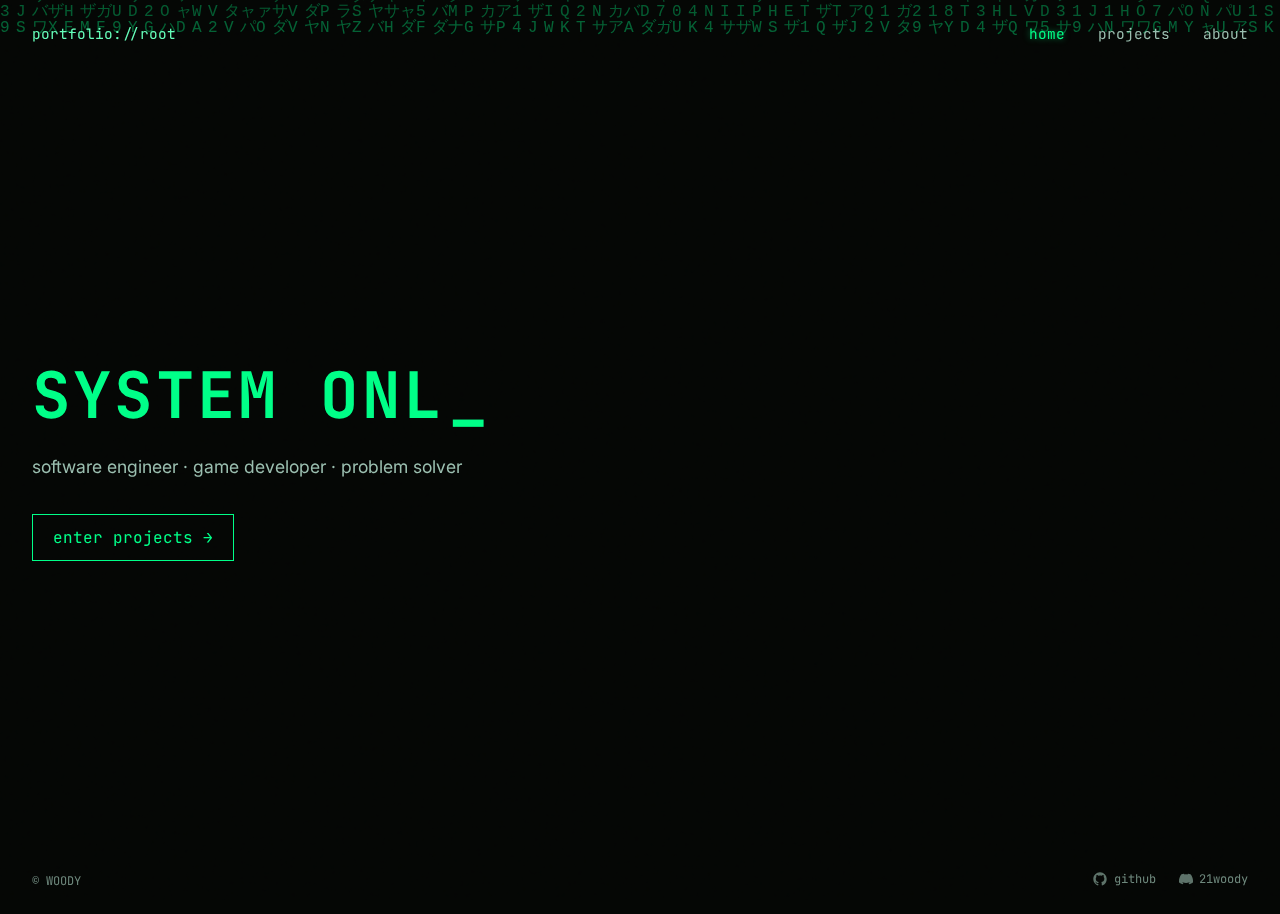
<file: index.html>
<!DOCTYPE html>
<html lang="en">
<head>
  <meta charset="UTF-8" />
  <meta name="viewport" content="width=device-width, initial-scale=1.0"/>
  <title>portfolio://online</title>

  <!-- Fonts -->
  <link href="https://fonts.googleapis.com/css2?family=JetBrains+Mono:wght@400;600&family=Inter:wght@300;400;500&display=swap" rel="stylesheet">

  <link rel="stylesheet" href="style.css" />
</head>
<body class="page-home">

  <!-- Matrix Canvas -->
  <canvas id="matrix"></canvas>

  <!-- Noise Overlay -->
  <div class="noise"></div>

  <!-- Navigation -->
  <nav class="nav">
    <div class="nav-left">portfolio://root</div>
    <div class="nav-right">
      <a href="index.html" class="glitch-hover active">home</a>
      <a href="projects.html" class="glitch-hover" data-text="projects">projects</a>
      <a href="about.html" class="glitch-hover" data-text="about">about</a>
      <!-- <a href="contact.html" class="glitch-hover" data-text="contact">contact</a> -->
    </div>
  </nav>

  <!-- Hero Section -->
  <main class="hero">
	<h1 class="typing" data-text="SYSTEM ONLINE"></h1>

    <p class="subtitle">
      software engineer · game developer · problem solver
    </p>

    <div class="cta">
      <a href="projects.html" class="glitch-hover" data-text="enter projects →">
       enter projects →
	  </a>
    </div>
  </main>

  <!-- Footer -->
  <footer class="footer">
    <span>© WOODY</span>
	<div class="links">

	  <a href="https://github.com/Woody3534" class="icon-link">
		<svg viewBox="0 0 24 24" aria-hidden="true">
		  <path d="M12 .5C5.73.5.5 5.74.5 12.02c0 5.1 3.29 9.42 7.86 10.95.58.1.79-.25.79-.56v-2.02c-3.2.7-3.87-1.38-3.87-1.38-.52-1.33-1.28-1.69-1.28-1.69-1.05-.72.08-.7.08-.7 1.16.08 1.77 1.2 1.77 1.2 1.03 1.77 2.7 1.26 3.36.96.1-.75.4-1.26.72-1.55-2.55-.29-5.24-1.28-5.24-5.7 0-1.26.45-2.29 1.19-3.1-.12-.29-.52-1.46.11-3.05 0 0 .97-.31 3.18 1.18a11.1 11.1 0 012.9-.39c.98 0 1.97.13 2.9.39 2.21-1.49 3.18-1.18 3.18-1.18.63 1.59.23 2.76.11 3.05.74.81 1.19 1.84 1.19 3.1 0 4.43-2.7 5.41-5.27 5.69.41.35.78 1.05.78 2.12v3.14c0 .31.21.67.8.56A11.53 11.53 0 0023.5 12.02C23.5 5.74 18.27.5 12 .5z"/>
		</svg>
		github
	  </a>

	  <a href="#" class="icon-link">
		<svg viewBox="0 0 24 24" aria-hidden="true">
		  <path d="M20.32 4.37a19.8 19.8 0 00-4.89-1.52.07.07 0 00-.08.03c-.21.38-.44.88-.6 1.27a18.3 18.3 0 00-5.5 0c-.16-.39-.4-.89-.6-1.27a.08.08 0 00-.08-.03 19.8 19.8 0 00-4.9 1.52.07.07 0 00-.03.03C.53 9.05-.32 13.58.1 18.05a.08.08 0 00.03.06 19.9 19.9 0 005.99 3.03.08.08 0 00.09-.03c.46-.63.87-1.3 1.23-2a.08.08 0 00-.04-.1 12.9 12.9 0 01-1.87-.9.08.08 0 01-.01-.13c.13-.1.26-.2.38-.3a.08.08 0 01.08-.01c3.92 1.79 8.17 1.79 12.05 0a.08.08 0 01.08.01c.12.1.25.2.38.3a.08.08 0 01-.01.13c-.6.35-1.23.65-1.87.9a.08.08 0 00-.04.1c.37.7.78 1.37 1.23 2a.08.08 0 00.09.03 19.9 19.9 0 005.99-3.03.08.08 0 00.03-.06c.5-5.18-.84-9.67-3.55-13.68a.06.06 0 00-.03-.03z"/>
		</svg>
		21woody
	  </a>

	</div>
  </footer>

  <!-- JS (matrix later) -->
  <script src="matrix.js"></script>
  <script src="typing.js"></script>
  <script src="glitch.js"></script>
</body>
</html>
</file>
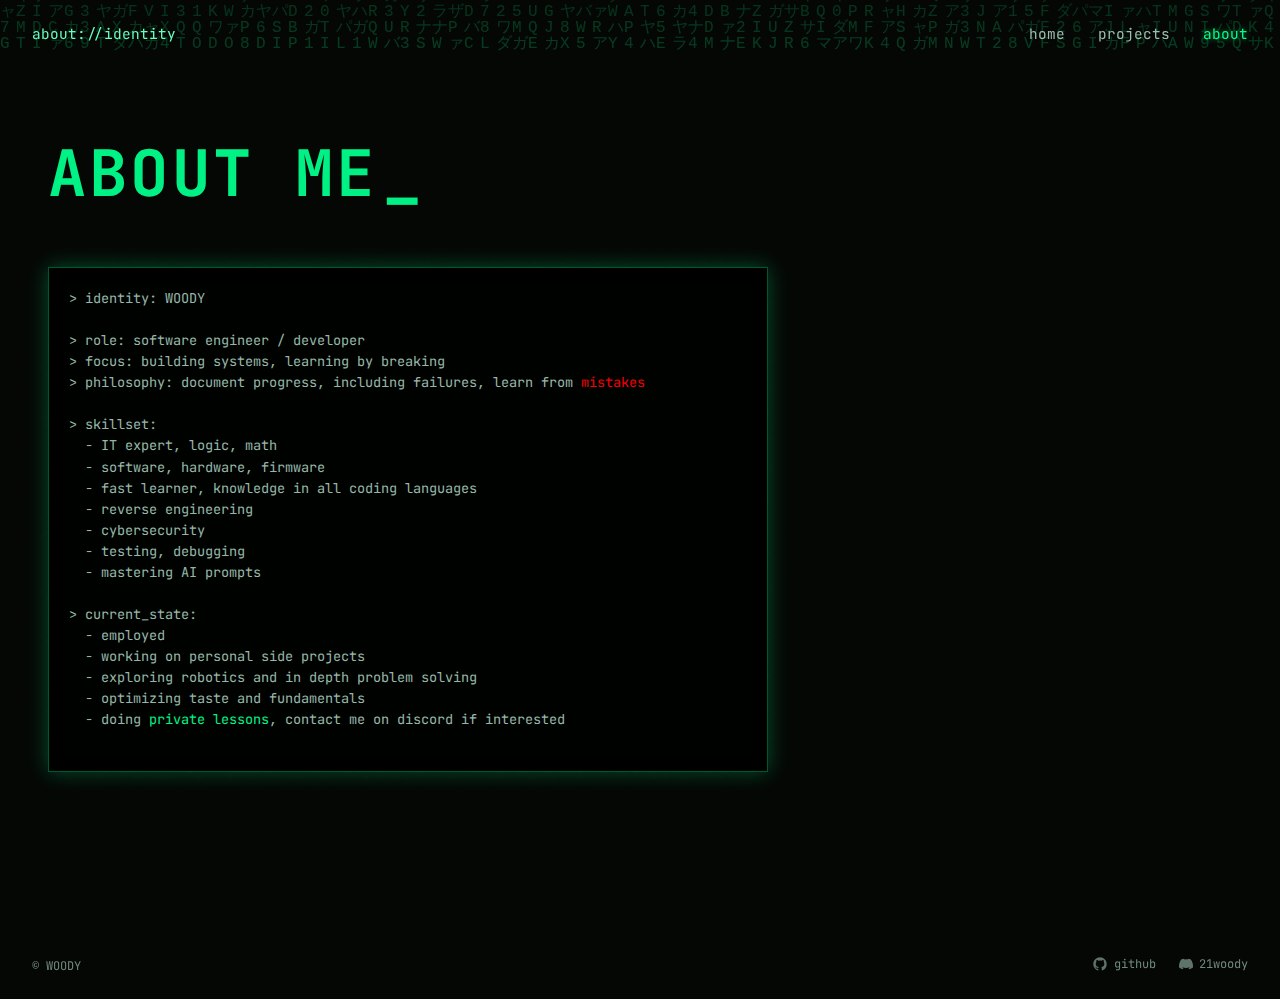
<file: about.html>
<!DOCTYPE html>
<html lang="en">
<head>
  <meta charset="UTF-8" />
  <meta name="viewport" content="width=device-width, initial-scale=1.0"/>
  <title>about://identity</title>

  <link href="https://fonts.googleapis.com/css2?family=JetBrains+Mono:wght@400;600&family=Inter:wght@300;400;500&display=swap" rel="stylesheet">
  <link rel="stylesheet" href="style.css" />
</head>
<body class="page-about">

  <canvas id="matrix"></canvas>
  <div class="noise"></div>

  <nav class="nav">
    <div class="nav-left">about://identity</div>
    <div class="nav-right">
      <a href="index.html" class="glitch-hover" data-text="home">home</a>
      <a href="projects.html" class="glitch-hover" data-text="projects">projects</a>
      <a href="about.html" class="glitch-hover active">about</a>
      <!-- <a href="contact.html" class="glitch-hover" data-text="contact">contact</a> -->
    </div>
  </nav>

<main class="about-layout">

  <section class="about-console">
    <h1 class="typing" data-text="ABOUT ME"></h1>

    <pre class="about-terminal">
> identity: WOODY

> role: software engineer / developer
> focus: building systems, learning by breaking  
> philosophy: document progress, including failures, learn from <span style="color: #ff0000;">mistakes</span>

> skillset:
  - IT expert, logic, math
  - software, hardware, firmware
  - fast learner, knowledge in all coding languages
  - reverse engineering
  - cybersecurity
  - testing, debugging
  - mastering AI prompts

> current_state:
  - employed
  - working on personal side projects
  - exploring robotics and in depth problem solving
  - optimizing taste and fundamentals
  - doing <span style="color: #00ff88;">private lessons</span>, contact me on discord if interested
    </pre>
  </section>

</main>


  <footer class="footer">
    <span>© WOODY</span>
	<div class="links">

	  <a href="https://github.com/Woody3534" class="icon-link">
		<svg viewBox="0 0 24 24" aria-hidden="true">
		  <path d="M12 .5C5.73.5.5 5.74.5 12.02c0 5.1 3.29 9.42 7.86 10.95.58.1.79-.25.79-.56v-2.02c-3.2.7-3.87-1.38-3.87-1.38-.52-1.33-1.28-1.69-1.28-1.69-1.05-.72.08-.7.08-.7 1.16.08 1.77 1.2 1.77 1.2 1.03 1.77 2.7 1.26 3.36.96.1-.75.4-1.26.72-1.55-2.55-.29-5.24-1.28-5.24-5.7 0-1.26.45-2.29 1.19-3.1-.12-.29-.52-1.46.11-3.05 0 0 .97-.31 3.18 1.18a11.1 11.1 0 012.9-.39c.98 0 1.97.13 2.9.39 2.21-1.49 3.18-1.18 3.18-1.18.63 1.59.23 2.76.11 3.05.74.81 1.19 1.84 1.19 3.1 0 4.43-2.7 5.41-5.27 5.69.41.35.78 1.05.78 2.12v3.14c0 .31.21.67.8.56A11.53 11.53 0 0023.5 12.02C23.5 5.74 18.27.5 12 .5z"/>
		</svg>
		github
	  </a>

	  <a class="icon-link">
		<svg viewBox="0 0 24 24" aria-hidden="true">
		  <path d="M20.32 4.37a19.8 19.8 0 00-4.89-1.52.07.07 0 00-.08.03c-.21.38-.44.88-.6 1.27a18.3 18.3 0 00-5.5 0c-.16-.39-.4-.89-.6-1.27a.08.08 0 00-.08-.03 19.8 19.8 0 00-4.9 1.52.07.07 0 00-.03.03C.53 9.05-.32 13.58.1 18.05a.08.08 0 00.03.06 19.9 19.9 0 005.99 3.03.08.08 0 00.09-.03c.46-.63.87-1.3 1.23-2a.08.08 0 00-.04-.1 12.9 12.9 0 01-1.87-.9.08.08 0 01-.01-.13c.13-.1.26-.2.38-.3a.08.08 0 01.08-.01c3.92 1.79 8.17 1.79 12.05 0a.08.08 0 01.08.01c.12.1.25.2.38.3a.08.08 0 01-.01.13c-.6.35-1.23.65-1.87.9a.08.08 0 00-.04.1c.37.7.78 1.37 1.23 2a.08.08 0 00.09.03 19.9 19.9 0 005.99-3.03.08.08 0 00.03-.06c.5-5.18-.84-9.67-3.55-13.68a.06.06 0 00-.03-.03z"/>
		</svg>
		21woody
	  </a>

	</div>
  </footer>

  <script src="matrix.js"></script>
  <script src="typing.js"></script>
  <script src="glitch.js"></script>
  
</body>
</html>
</file>
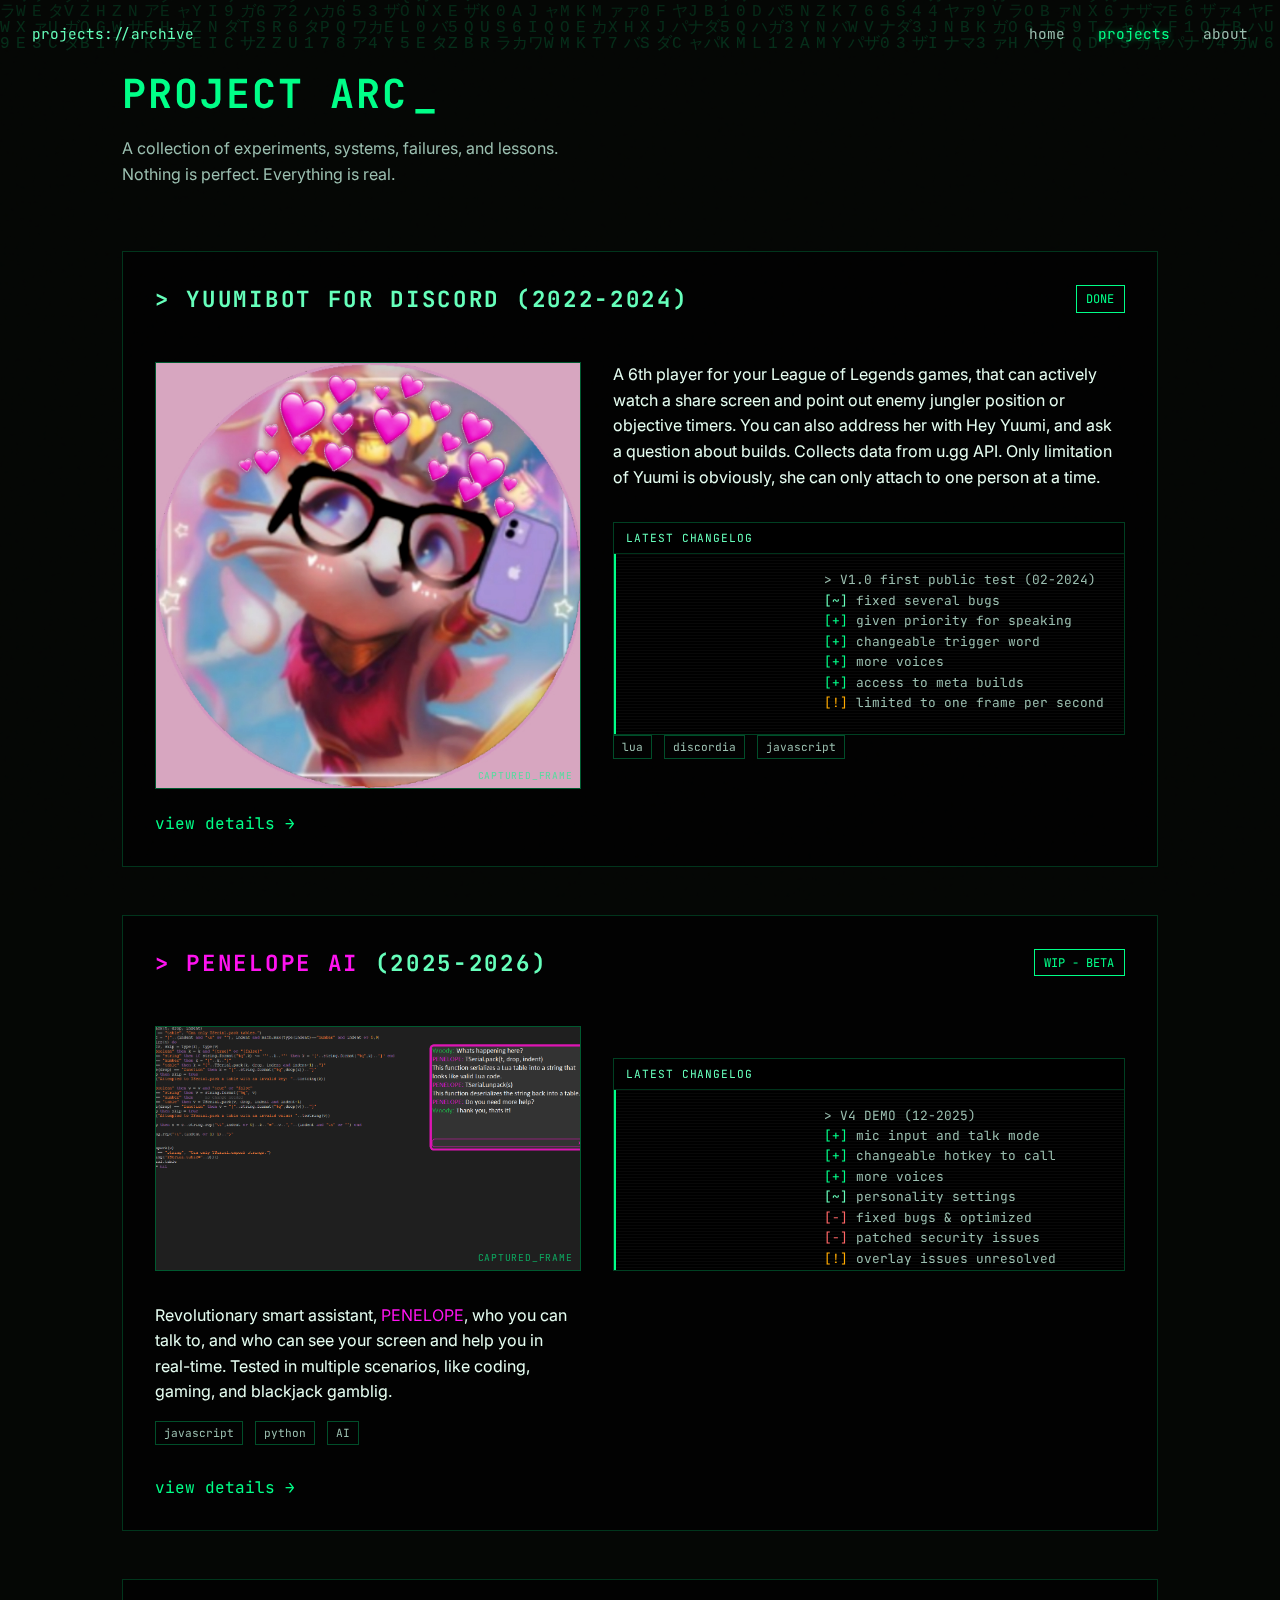
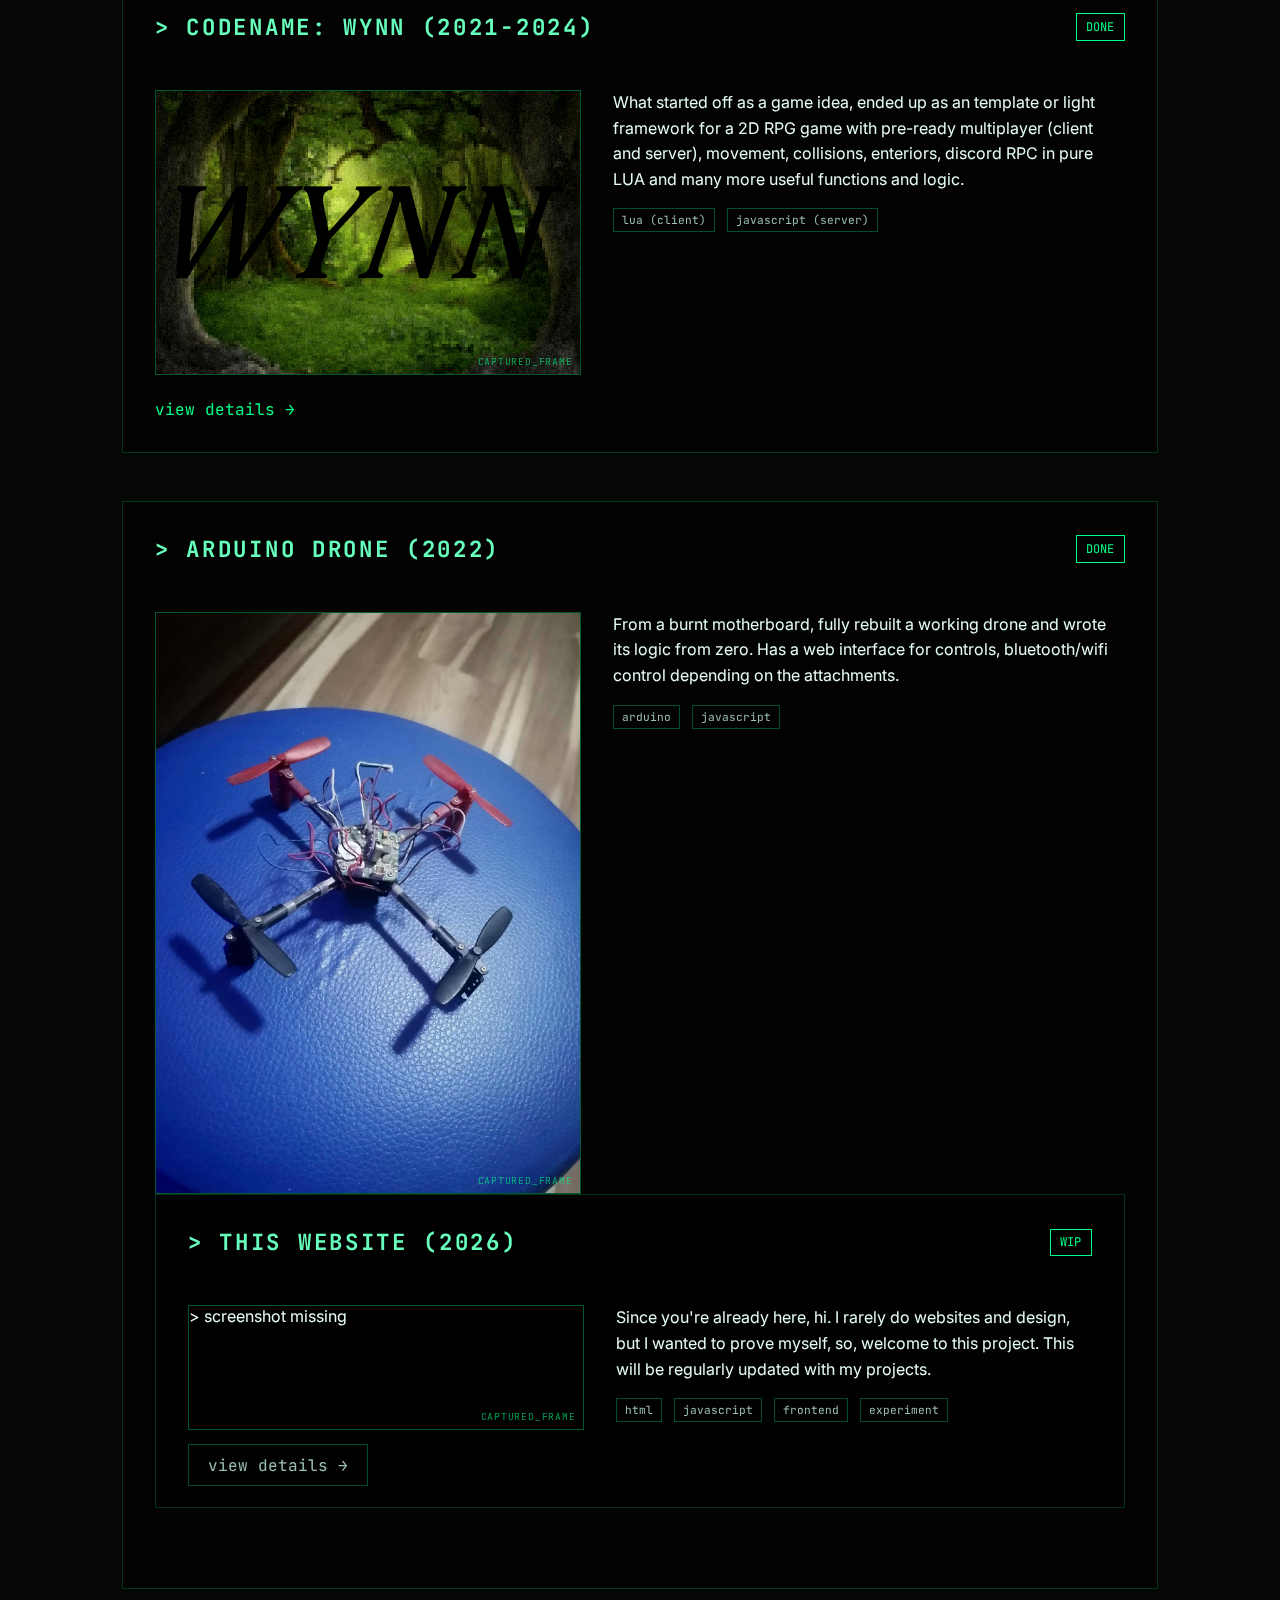
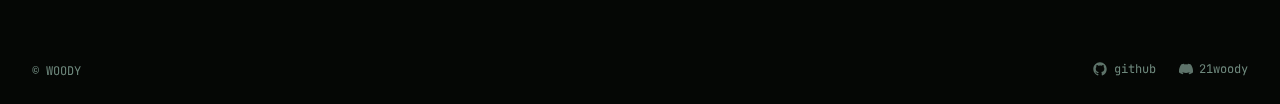
<file: projects.html>
<!DOCTYPE html>
<html lang="en">
<head>
  <meta charset="UTF-8" />
  <meta name="viewport" content="width=device-width, initial-scale=1.0"/>
  <title>projects://archive</title>

  <!-- Fonts -->
  <link href="https://fonts.googleapis.com/css2?family=JetBrains+Mono:wght@400;600&family=Inter:wght@300;400;500&display=swap" rel="stylesheet">

  <link rel="stylesheet" href="style.css" />
</head>

<body class="page-projects">

  <canvas id="matrix"></canvas>
  <div class="noise"></div>

  <!-- Navigation -->
  <nav class="nav">
    <div class="nav-left">projects://archive</div>
    <div class="nav-right">
      <a href="index.html" class="glitch-hover" data-text="home">home</a>
      <a href="projects.html" class="glitch-hover active">projects</a>
      <a href="about.html" class="glitch-hover" data-text="about">about</a>
      <!-- <a href="contact.html" class="glitch-hover" data-text="contact">contact</a> -->
    </div>
  </nav>

  <!-- Projects Container -->
  <main class="container projects">

    <!-- Intro -->
    <section class="projects-intro">
      <h1 class="typing" data-text="PROJECT ARCHIVE"></h1>
      <p>
        A collection of experiments, systems, failures, and lessons.<br />
        Nothing is perfect. Everything is real.
      </p>
    </section>

    <!-- Project Card 4 -->
    <section class="project-card">
      <div class="project-header">
        <h2>> YuumiBot for Discord (2022-2024)</h2>
        <span class="status">DONE</span>
      </div>

      <div class="project-body">
		<div class="project-image">
		  <img src="gfx/yuumi.jpg">
		</div>

        <div class="project-info">
          <p class="description">
            A 6th player for your League of Legends games, that can actively watch a share screen and point out enemy jungler position or objective timers. You can also address her with Hey Yuumi, and ask a question about builds. Collects data from u.gg API. Only limitation of Yuumi is obviously, she can only attach to one person at a time.
          </p>
		  
		  		 <div class="project-log">
		  <div class="log-header">LATEST CHANGELOG</div>

			<pre class="log">
			> V1.0 first public test (02-2024)
			<span class="change">[~]</span> fixed several bugs
			<span class="add">[+]</span> given priority for speaking
			<span class="add">[+]</span> changeable trigger word
			<span class="add">[+]</span> more voices
			<span class="add">[+]</span> access to meta builds
			<span class="warn">[!]</span> limited to one frame per second
			</pre>
		</div>

          <div class="tags">
            <span>lua</span>
			<span>discordia</span>
            <span>javascript</span>
          </div>
        </div>
		

		
      </div>

      <div class="project-footer">
        <a href="projects/yuumi/yuumi.html" class="glitch-hover" data-text="view details →">view details →</a>
      </div>
    </section>

    <!-- Project Card 1 -->
    <section class="project-card">
      <div class="project-header">
        <h2><span style="color: #FF13F0;">> Penelope AI</span> (2025-2026)</h2>
        <span class="status">WIP - BETA</span>
      </div>
		
      <div class="project-body">
	  
	    <div class="project-image">
          <img src="gfx/PENELOPE.PNG">
        </div>
	  
		 <div class="project-log">
		  <div class="log-header">LATEST CHANGELOG</div>

			<pre class="log">
			> V4 DEMO (12-2025)
			<span class="add">[+]</span> mic input and talk mode
			<span class="add">[+]</span> changeable hotkey to call 
			<span class="add">[+]</span> more voices
			<span class="change">[~]</span> personality settings
			<span class="remove">[-]</span> fixed bugs & optimized
			<span class="remove">[-]</span> patched security issues
			<span class="warn">[!]</span> overlay issues unresolved
			</pre>
		</div>

        <div class="project-info">
          <p class="description">
             Revolutionary smart assistant, <span style="color: #FF13F0;">PENELOPE</span>, who you can talk to, and who can see your screen and help you in real-time. Tested in multiple scenarios, like coding, gaming, and blackjack gamblig.
          </p>

          <div class="tags">
            <span>javascript</span>
            <span>python</span>
            <span>AI</span>
          </div>
        </div>
      </div>

      <div class="project-footer">
        <a href="projects/penelope/penelope.html" class="glitch-hover" data-text="view details →">view details →</a>
      </div>
    </section>

    <!-- Project Card 2 -->
    <section class="project-card">
      <div class="project-header">
        <h2>> CODENAME: WYNN (2021-2024)</h2>
        <span class="status">DONE</span>
      </div>

      <div class="project-body">
		<div class="project-image">
		  <img src="gfx/wynn.png" alt="Game showcase">
		</div>

        <div class="project-info">
          <p class="description">
            What started off as a game idea, ended up as an template or light framework for a 2D RPG game with pre-ready multiplayer (client and server), movement, collisions, enteriors, discord RPC in pure LUA and many more useful functions and logic.
          </p>

          <div class="tags">
            <span>lua (client)</span>
            <span>javascript (server)</span>
          </div>
        </div>
      </div>

      <div class="project-footer">
        <a href="#" class="glitch-hover" data-text="view details →">view details →</a>
      </div>
    </section>

    <!-- Project Card 5 -->
    <section class="project-card">
      <div class="project-header">
        <h2>> Arduino Drone (2022)</h2>
        <span class="status">DONE</span>
      </div>

      <div class="project-body">
		<div class="project-image">
		  <img src="gfx/drone.jpg">
		</div>

        <div class="project-info">
          <p class="description">
           From a burnt motherboard, fully rebuilt a working drone and wrote its logic from zero. Has a web interface for controls, bluetooth/wifi control depending on the attachments.
          </p>

          <div class="tags">
            <span>arduino</span>
            <span>javascript</span>
          </div>
        </div>
      </div>

    <!-- Project Card 3 -->
    <section class="project-card">
      <div class="project-header">
        <h2>> THIS WEBSITE (2026)</h2>
        <span class="status">WIP</span>
      </div>

      <div class="project-body">
        <div class="project-image">
          <!-- screenshot goes here -->
          <span>> screenshot missing </span>
        </div>

        <div class="project-info">
          <p class="description">
            Since you're already here, hi. I rarely do websites and design, but I wanted to prove myself, so, welcome to this project. This will be regularly updated with my projects.
          </p>

          <div class="tags">
		    <span>html</span>
            <span>javascript</span>
            <span>frontend</span>
            <span>experiment</span>
          </div>
        </div>
      </div>

      <div class="project-footer">
		<a href="#" id="open-portfolio-modal" class="btn ghost">
		  view details →
		</a>
      </div>
    </section>

    <!-- Duplicate project-card for each project -->

  </main>

  <footer class="footer">
    <span>© WOODY</span>
	<div class="links">

	  <a href="https://github.com/Woody3534" class="icon-link">
		<svg viewBox="0 0 24 24" aria-hidden="true">
		  <path d="M12 .5C5.73.5.5 5.74.5 12.02c0 5.1 3.29 9.42 7.86 10.95.58.1.79-.25.79-.56v-2.02c-3.2.7-3.87-1.38-3.87-1.38-.52-1.33-1.28-1.69-1.28-1.69-1.05-.72.08-.7.08-.7 1.16.08 1.77 1.2 1.77 1.2 1.03 1.77 2.7 1.26 3.36.96.1-.75.4-1.26.72-1.55-2.55-.29-5.24-1.28-5.24-5.7 0-1.26.45-2.29 1.19-3.1-.12-.29-.52-1.46.11-3.05 0 0 .97-.31 3.18 1.18a11.1 11.1 0 012.9-.39c.98 0 1.97.13 2.9.39 2.21-1.49 3.18-1.18 3.18-1.18.63 1.59.23 2.76.11 3.05.74.81 1.19 1.84 1.19 3.1 0 4.43-2.7 5.41-5.27 5.69.41.35.78 1.05.78 2.12v3.14c0 .31.21.67.8.56A11.53 11.53 0 0023.5 12.02C23.5 5.74 18.27.5 12 .5z"/>
		</svg>
		github
	  </a>

	  <a href="#" class="icon-link">
		<svg viewBox="0 0 24 24" aria-hidden="true">
		  <path d="M20.32 4.37a19.8 19.8 0 00-4.89-1.52.07.07 0 00-.08.03c-.21.38-.44.88-.6 1.27a18.3 18.3 0 00-5.5 0c-.16-.39-.4-.89-.6-1.27a.08.08 0 00-.08-.03 19.8 19.8 0 00-4.9 1.52.07.07 0 00-.03.03C.53 9.05-.32 13.58.1 18.05a.08.08 0 00.03.06 19.9 19.9 0 005.99 3.03.08.08 0 00.09-.03c.46-.63.87-1.3 1.23-2a.08.08 0 00-.04-.1 12.9 12.9 0 01-1.87-.9.08.08 0 01-.01-.13c.13-.1.26-.2.38-.3a.08.08 0 01.08-.01c3.92 1.79 8.17 1.79 12.05 0a.08.08 0 01.08.01c.12.1.25.2.38.3a.08.08 0 01-.01.13c-.6.35-1.23.65-1.87.9a.08.08 0 00-.04.1c.37.7.78 1.37 1.23 2a.08.08 0 00.09.03 19.9 19.9 0 005.99-3.03.08.08 0 00.03-.06c.5-5.18-.84-9.67-3.55-13.68a.06.06 0 00-.03-.03z"/>
		</svg>
		21woody
	  </a>

	</div>
  </footer>

		<!-- Portfolio Modal -->
	<div class="modal-overlay" id="portfolio-modal" aria-hidden="true">
	  <div class="modal-terminal">
		<button class="modal-close" aria-label="Close">×</button>

		<pre class="terminal-content">
	> project://portfolio-system
	> status: experimental
	> type: self-referential system

	This website is both:
	- a portfolio
	- a documented experiment

	Goals:
	- archive progress honestly
	- avoid fake narratives
	- build something extensible

	Failures included.
	Polish added intentionally.

	Scroll to read.
		</pre>
	  </div>
	</div>


  <script src="matrix.js"></script>
  <script src="typing.js"></script>
  <script src="glitch.js"></script>
  <script src="modal.js"></script>
	

</body>
</html>
</file>
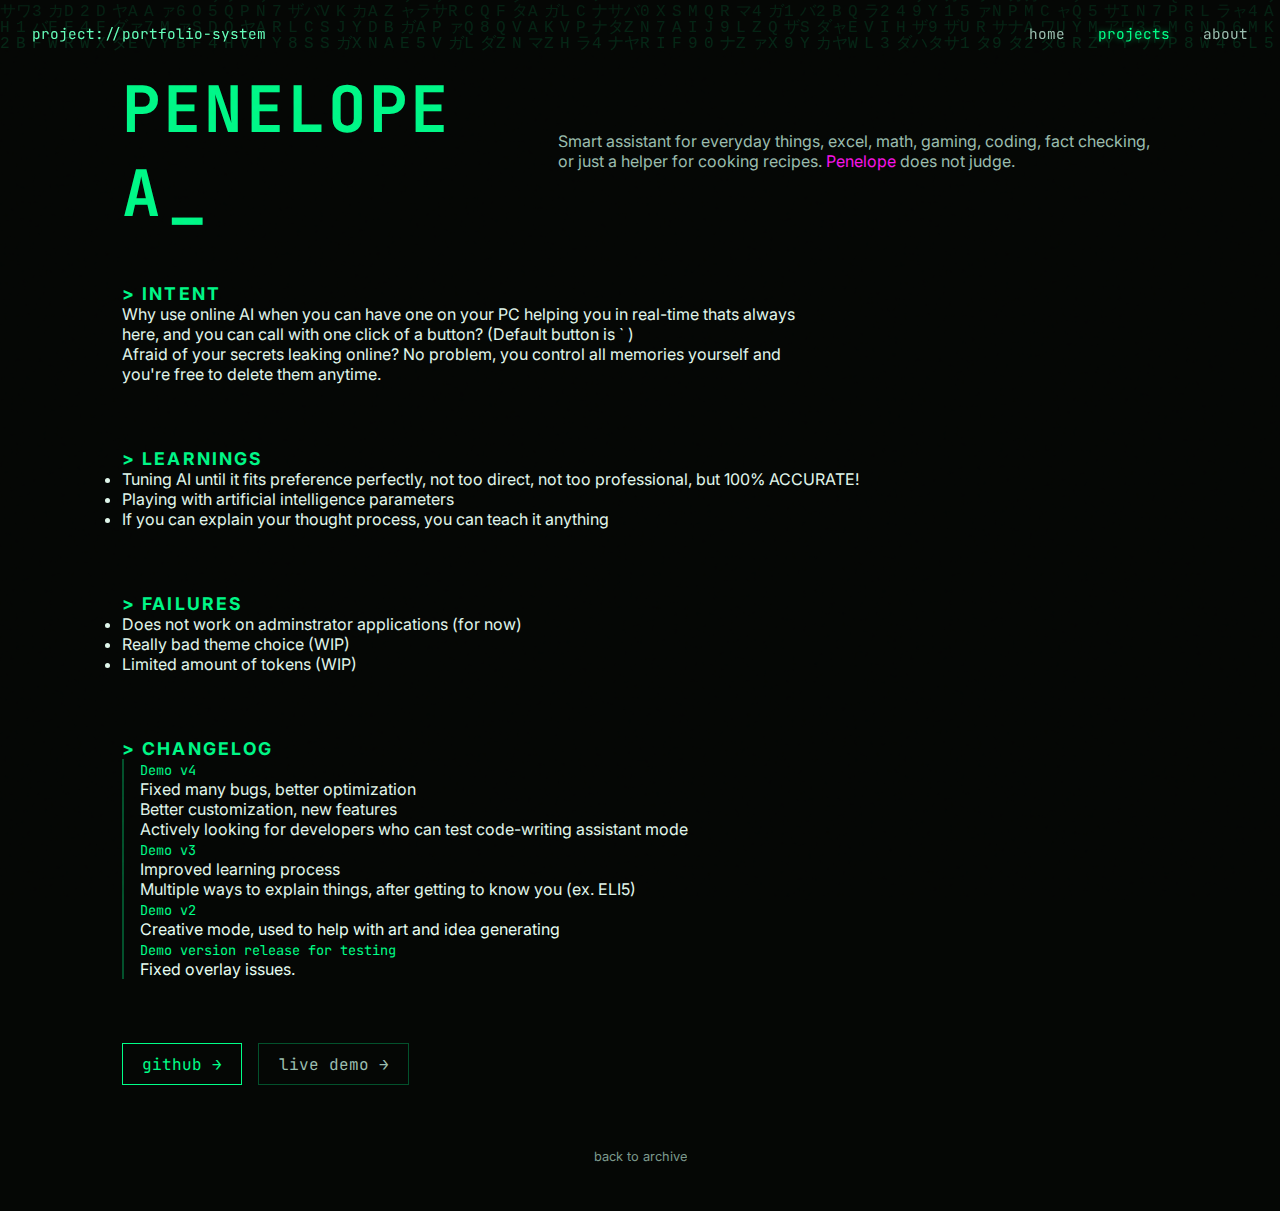
<file: projects/penelope/penelope.html>
<!DOCTYPE html>
<html lang="en">
<head>
  <meta charset="UTF-8" />
  <meta name="viewport" content="width=device-width, initial-scale=1.0" />
  <meta name="color-scheme" content="dark">

  <title>project://portfolio-system</title>

  <link href="https://fonts.googleapis.com/css2?family=JetBrains+Mono:wght@400;600&family=Inter:wght@300;400;500&display=swap" rel="stylesheet">
  <link rel="stylesheet" href="../../style.css" />
</head>

<body class="page-project">

  <canvas id="matrix"></canvas>
  <div class="noise"></div>

  <!-- NAV -->
  <nav class="nav">
    <div class="nav-left">project://portfolio-system</div>
    <div class="nav-right">
      <a href="../../index.html" class="glitch-hover">home</a>
      <a href="../../projects.html" class="glitch-hover active">projects</a>
      <a href="../../about.html" class="glitch-hover">about</a>
    </div>
  </nav>

  <!-- MAIN -->
  <main class="container project-detail">

    <header class="project-header">
      <h1 class="typing" data-text="PENELOPE AI"></h1>
      <p class="project-tagline">
        Smart assistant for everyday things, excel, math, gaming, coding, fact checking, or just a helper for cooking recipes. <span style="color: #FF13F0;">Penelope</span> does not judge.
      </p>
    </header>

    <!-- SCREENSHOT
    <section>
      <img src="1.png" alt="Project screenshot">
    </section> -->

    <!-- INTENT -->
    <section>
      <h2>&gt; intent</h2>
     
       <p>  Why use online AI when you can have one on your PC helping you in real-time thats always here, and you can call with one click of a button? (Default button is ` ) </p>
       <p>  Afraid of your secrets leaking online? No problem, you control all memories yourself and you're free to delete them anytime. </p>
      
    </section>

    <!-- LEARNINGS -->
    <section>
      <h2>&gt; learnings</h2>
      <ul>
        <li>Tuning AI until it fits preference perfectly, not too direct, not too professional, but 100% ACCURATE!</li>
        <li>Playing with artificial intelligence parameters</li>
        <li>If you can explain your thought process, you can teach it anything</li>
      </ul>
    </section>

    <!-- FAILURES -->
    <section>
      <h2>&gt; failures</h2>
      <ul>
        <li>Does not work on adminstrator applications (for now)</li>
        <li>Really bad theme choice (WIP)</li>
        <li>Limited amount of tokens (WIP)</li>
      </ul>
    </section>



    <!-- CHANGELOG -->
    <section>
      <h2>&gt; changelog</h2>

      <div class="changelog">
	  
        <div class="log-entry">
          <span class="log-title">Demo v4</span>
          <p>Fixed many bugs, better optimization</p>
		  <p>Better customization, new features</p>
          <p>Actively looking for developers who can test code-writing assistant mode</p>
        </div>
      </div>
	  
       <div class="log-entry">
          <span class="log-title">Demo v3</span>
          <p>Improved learning process</p>
          <p>Multiple ways to explain things, after getting to know you (ex. ELI5) </p>
        </div>
      </div>
	  
        <div class="log-entry">
          <span class="log-title">Demo v2</span>
          <p>Creative mode, used to help with art and idea generating</p>
        </div>

        <div class="log-entry">
          <span class="log-title">Demo version release for testing</span>
          <p>Fixed overlay issues.</p>
        </div>
      </div>
	  
    </section>

    <!-- LINKS -->
    <section class="project-links">
      <a href="#" class="btn">github →</a>
      <a href="#" class="btn ghost">live demo →</a>
    </section>

    <!-- NAV -->
    <section class="project-nav">
      <a href="../../projects.html" class="ghost-link">back to archive</a>
    </section>

  </main>

  <!-- FOOTER -->
  <footer class="footer">
    <span>© WOODY</span>
	<div class="links">

	  <a href="https://github.com/Woody3534" class="icon-link">
		<svg viewBox="0 0 24 24" aria-hidden="true">
		  <path d="M12 .5C5.73.5.5 5.74.5 12.02c0 5.1 3.29 9.42 7.86 10.95.58.1.79-.25.79-.56v-2.02c-3.2.7-3.87-1.38-3.87-1.38-.52-1.33-1.28-1.69-1.28-1.69-1.05-.72.08-.7.08-.7 1.16.08 1.77 1.2 1.77 1.2 1.03 1.77 2.7 1.26 3.36.96.1-.75.4-1.26.72-1.55-2.55-.29-5.24-1.28-5.24-5.7 0-1.26.45-2.29 1.19-3.1-.12-.29-.52-1.46.11-3.05 0 0 .97-.31 3.18 1.18a11.1 11.1 0 012.9-.39c.98 0 1.97.13 2.9.39 2.21-1.49 3.18-1.18 3.18-1.18.63 1.59.23 2.76.11 3.05.74.81 1.19 1.84 1.19 3.1 0 4.43-2.7 5.41-5.27 5.69.41.35.78 1.05.78 2.12v3.14c0 .31.21.67.8.56A11.53 11.53 0 0023.5 12.02C23.5 5.74 18.27.5 12 .5z"/>
		</svg>
		github
	  </a>

	  <a class="icon-link">
		<svg viewBox="0 0 24 24" aria-hidden="true">
		  <path d="M20.32 4.37a19.8 19.8 0 00-4.89-1.52.07.07 0 00-.08.03c-.21.38-.44.88-.6 1.27a18.3 18.3 0 00-5.5 0c-.16-.39-.4-.89-.6-1.27a.08.08 0 00-.08-.03 19.8 19.8 0 00-4.9 1.52.07.07 0 00-.03.03C.53 9.05-.32 13.58.1 18.05a.08.08 0 00.03.06 19.9 19.9 0 005.99 3.03.08.08 0 00.09-.03c.46-.63.87-1.3 1.23-2a.08.08 0 00-.04-.1 12.9 12.9 0 01-1.87-.9.08.08 0 01-.01-.13c.13-.1.26-.2.38-.3a.08.08 0 01.08-.01c3.92 1.79 8.17 1.79 12.05 0a.08.08 0 01.08.01c.12.1.25.2.38.3a.08.08 0 01-.01.13c-.6.35-1.23.65-1.87.9a.08.08 0 00-.04.1c.37.7.78 1.37 1.23 2a.08.08 0 00.09.03 19.9 19.9 0 005.99-3.03.08.08 0 00.03-.06c.5-5.18-.84-9.67-3.55-13.68a.06.06 0 00-.03-.03z"/>
		</svg>
		21woody
	  </a>

	</div>
  </footer>

  <script src="../../matrix.js"></script>
  <script src="../../typing.js"></script>
  <script src="../../glitch.js"></script>
</body>
</html>
</file>
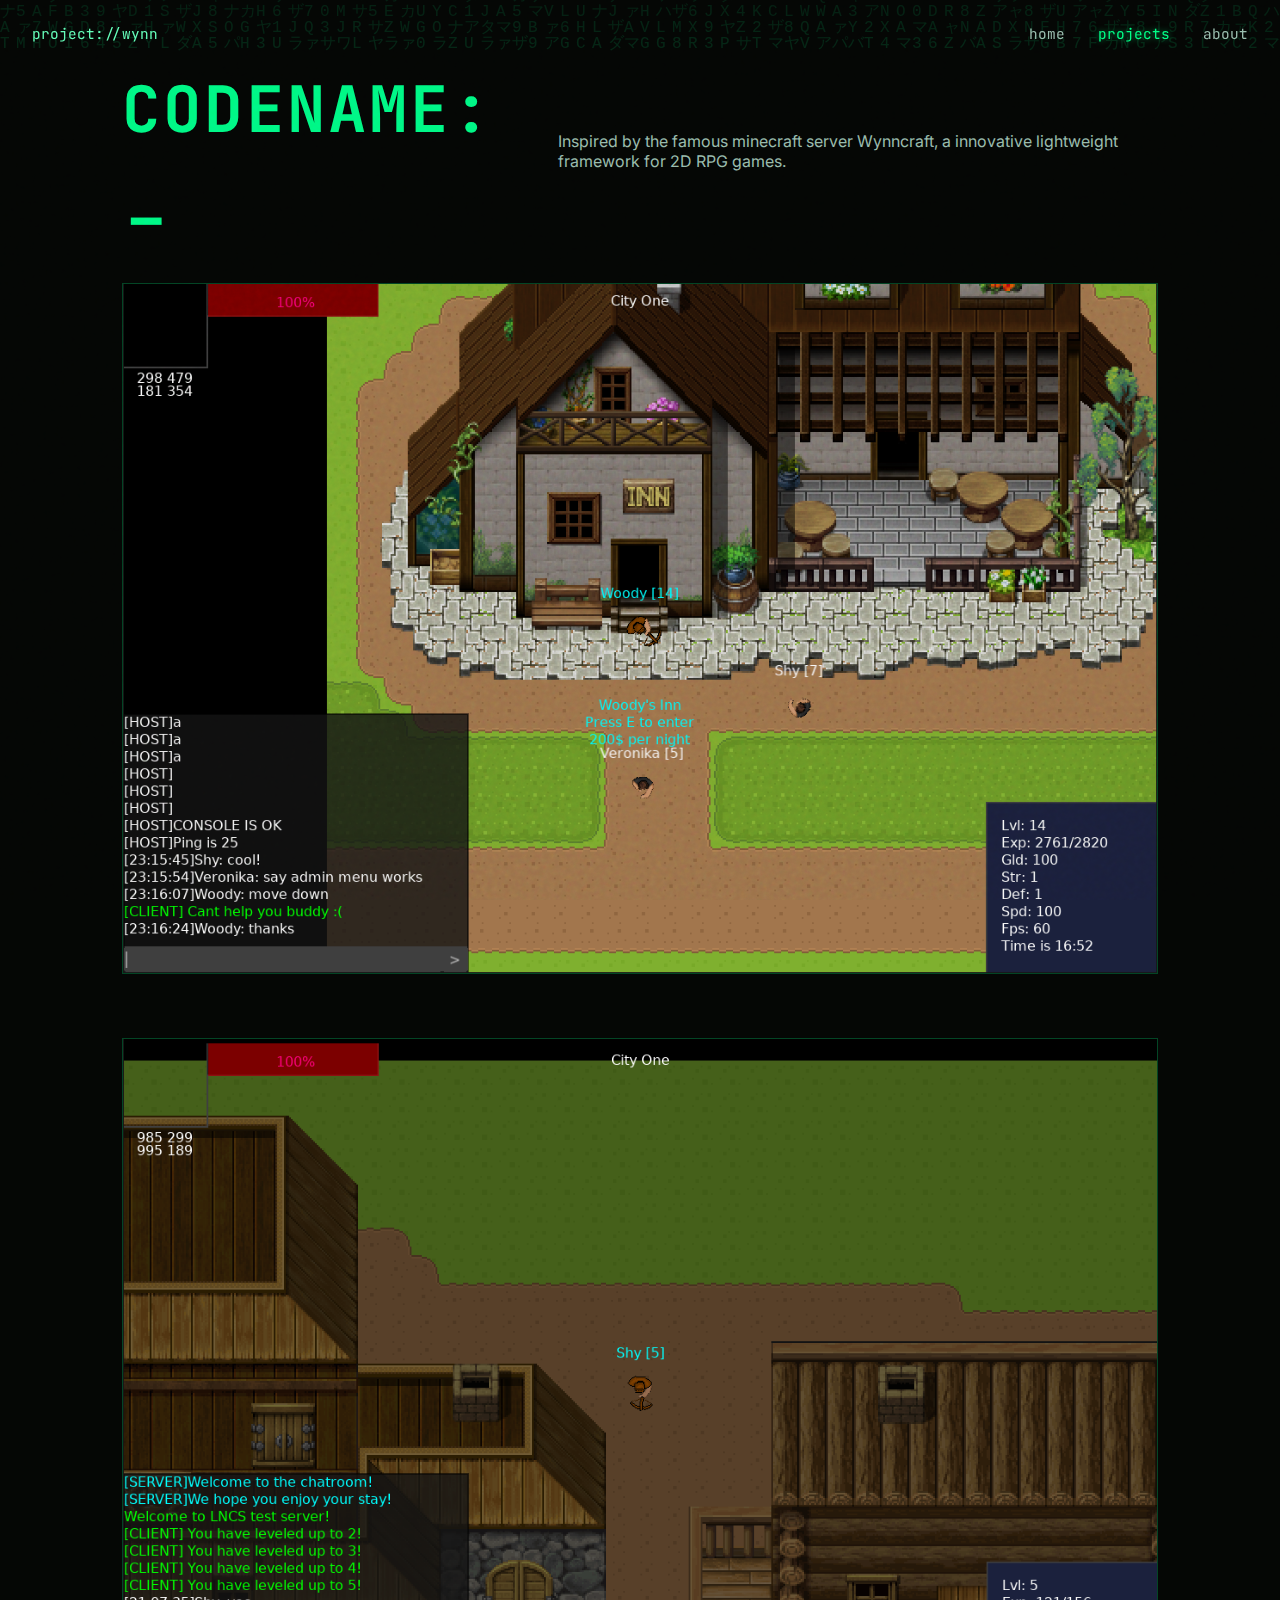
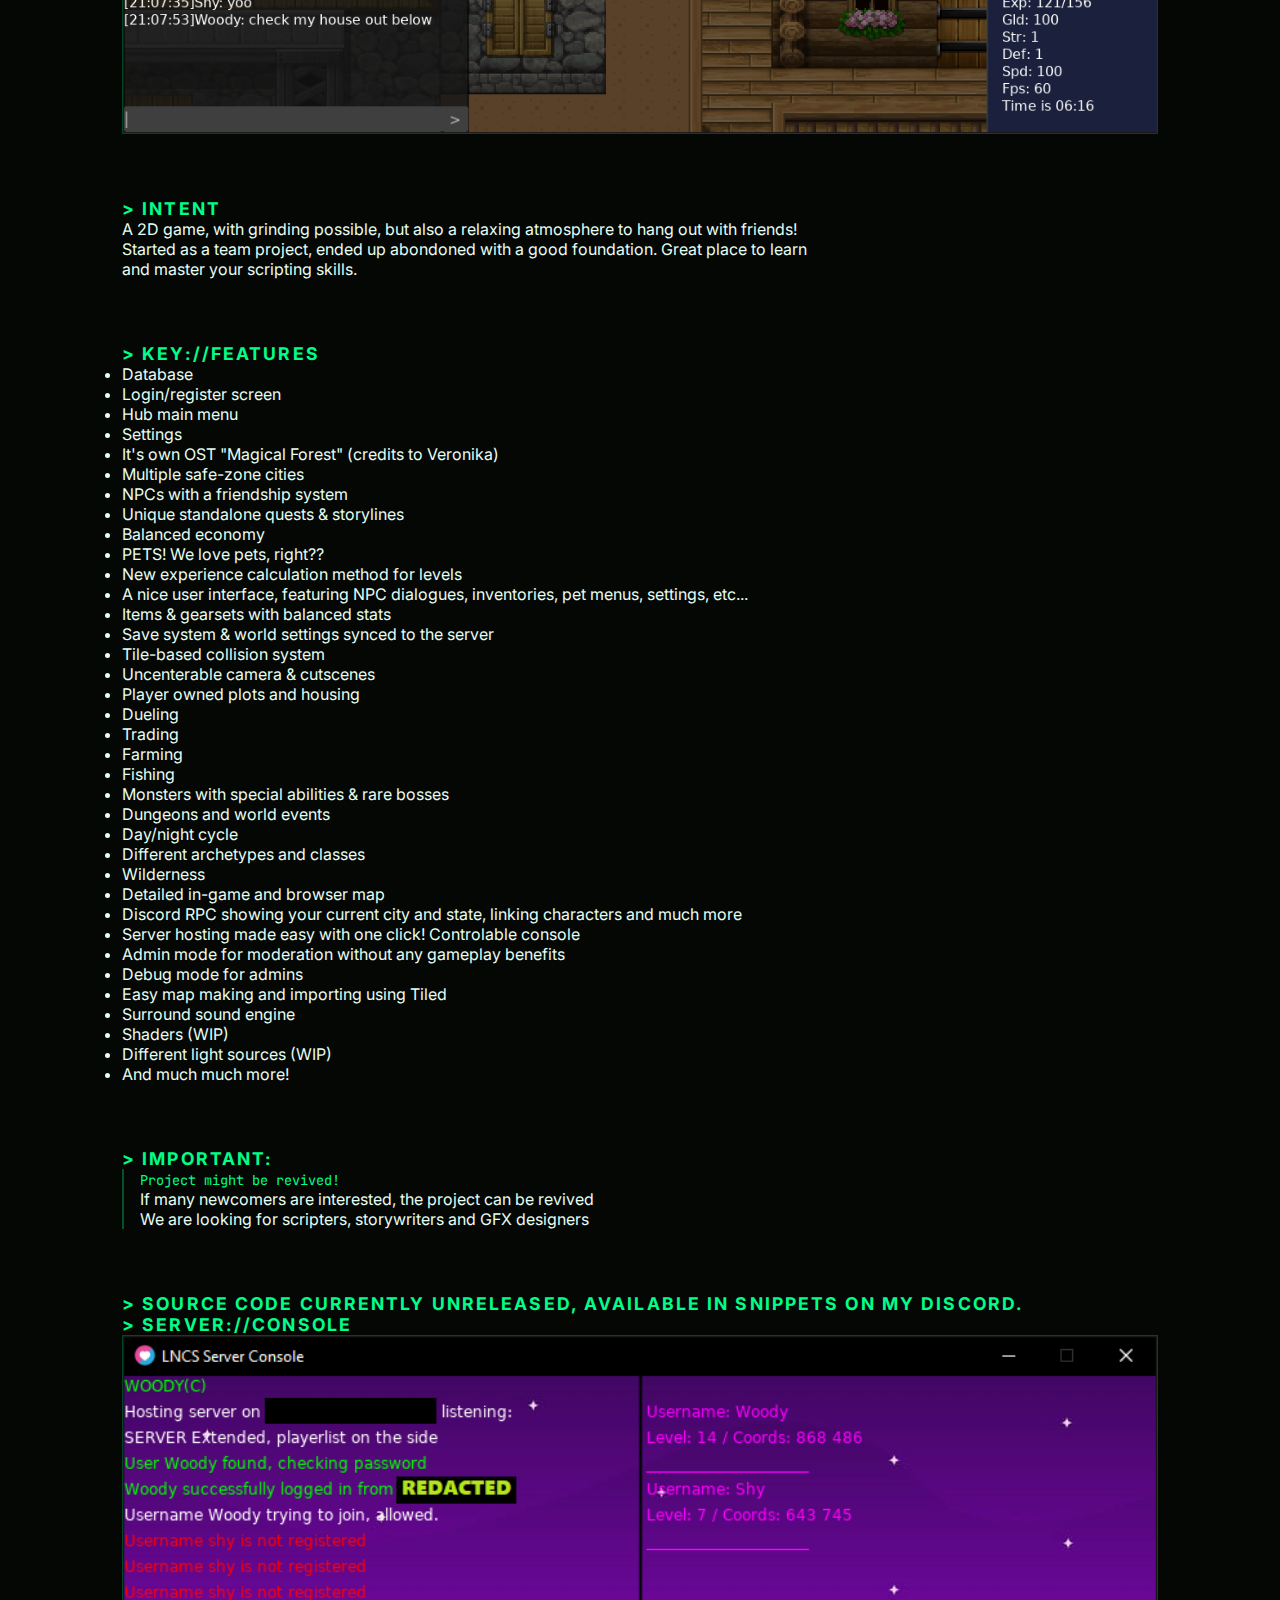
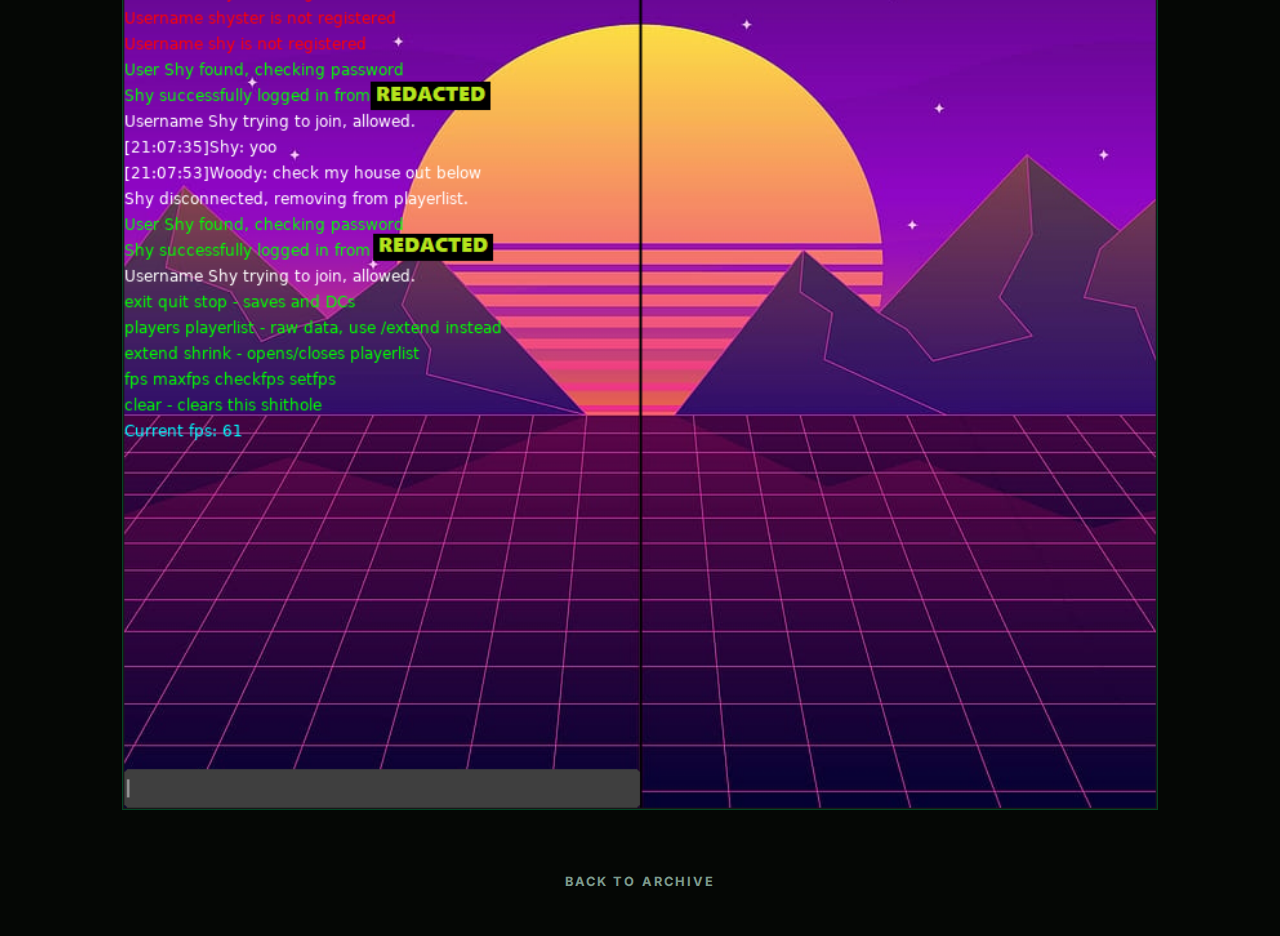
<file: projects/wynn/wynn.html>
<!DOCTYPE html>
<html lang="en">
<head>
  <meta charset="UTF-8" />
  <meta name="viewport" content="width=device-width, initial-scale=1.0" />
  <meta name="color-scheme" content="dark">

  <title>project://wynn</title>

  <link href="https://fonts.googleapis.com/css2?family=JetBrains+Mono:wght@400;600&family=Inter:wght@300;400;500&display=swap" rel="stylesheet">
  <link rel="stylesheet" href="../../style.css" />
</head>

<body class="page-project">

  <canvas id="matrix"></canvas>
  <div class="noise"></div>

  <!-- NAV -->
  <nav class="nav">
    <div class="nav-left">project://wynn</div>
    <div class="nav-right">
      <a href="../../index.html" class="glitch-hover">home</a>
      <a href="../../projects.html" class="glitch-hover active">projects</a>
      <a href="../../about.html" class="glitch-hover">about</a>
    </div>
  </nav>

  <!-- MAIN -->
  <main class="container project-detail">

    <header class="project-header">
      <h1 class="typing" data-text="CODENAME: WYNN"></h1>
      <p class="project-tagline">
        Inspired by the famous minecraft server Wynncraft, a innovative lightweight framework for 2D RPG games.
      </p>
    </header>

    <!-- SCREENSHOT -->
    <section>
      <img src="wynn.png" alt="Project screenshot">
    </section>
	
    <section>
      <img src="b.png" alt="Project screenshot">
    </section>

    <!-- INTENT -->
    <section>
      <h2>&gt; intent</h2>
      <p>
        A 2D game, with grinding possible, but also a relaxing atmosphere to hang out with friends!
		Started as a team project, ended up abondoned with a good foundation.
		Great place to learn and master your scripting skills.
      </p>
    </section>

    <!-- LEARNINGS -->
    <section>
      <h2>&gt; KEY://FEATURES</h2>
      <ul>
        <li>Database</li>
        <li>Login/register screen</li>
        <li>Hub main menu</li>
        <li>Settings</li>
        <li>It's own OST "Magical Forest" (credits to Veronika)</li>
		<li>Multiple safe-zone cities</li>
		<li>NPCs with a friendship system</li>
		<li>Unique standalone quests & storylines</li>
		<li>Balanced economy</li>
		<li>PETS! We love pets, right??</li>
		<li>New experience calculation method for levels</li>
		<li>A nice user interface, featuring NPC dialogues, inventories, pet menus, settings, etc...</li>
		<li>Items & gearsets with balanced stats</li>
		<li>Save system & world settings synced to the server</li>
		<li>Tile-based collision system</li>
		<li>Uncenterable camera & cutscenes</li>
		<li>Player owned plots and housing</li>
		<li>Dueling</li>
		<li>Trading</li>
		<li>Farming</li>
		<li>Fishing</li>
		<li>Monsters with special abilities & rare bosses</li>
		<li>Dungeons and world events</li>
		<li>Day/night cycle</li>
		<li>Different archetypes and classes </li>
		<li>Wilderness</li>
		<li>Detailed in-game and browser map</li>
		<li>Discord RPC showing your current city and state, linking characters and much more</li>
		<li>Server hosting made easy with one click! Controlable console</li>
		<li>Admin mode for moderation without any gameplay benefits</li>
		<li>Debug mode for admins</li>
		<li>Easy map making and importing using Tiled</li>
		<li>Surround sound engine</li>
		<li>Shaders (WIP)</li>
		<li>Different light sources (WIP)</li>
    	<li>And much much more!</li>
	  </ul>
    </section>

    <!-- CHANGELOG -->
    <section>
      <h2>&gt; IMPORTANT:</h2>

      <div class="changelog">
	  
        <div class="log-entry">
          <span class="log-title">Project might be revived!</span>
          <p>If many newcomers are interested, the project can be revived</p>
		  <p>We are looking for scripters, storywriters and GFX designers</p>
        </div>
      </div>
	  
      </div>
	  
    </section>

    <!-- LINKS -->
	<h2>> Source code currently unreleased, available in snippets on my discord.</h2>


	<h2>> SERVER://CONSOLE
    <section>
      <img src="server.png" alt="Server console">
    </section>


    <!-- NAV -->
    <section class="project-nav">

      <a href="../../projects.html" class="ghost-link">back to archive</a>

    </section>

  </main>

  <!-- FOOTER -->
  <footer class="footer">
    <span>© WOODY</span>
	<div class="links">

	  <a href="https://github.com/Woody3534" class="icon-link">
		<svg viewBox="0 0 24 24" aria-hidden="true">
		  <path d="M12 .5C5.73.5.5 5.74.5 12.02c0 5.1 3.29 9.42 7.86 10.95.58.1.79-.25.79-.56v-2.02c-3.2.7-3.87-1.38-3.87-1.38-.52-1.33-1.28-1.69-1.28-1.69-1.05-.72.08-.7.08-.7 1.16.08 1.77 1.2 1.77 1.2 1.03 1.77 2.7 1.26 3.36.96.1-.75.4-1.26.72-1.55-2.55-.29-5.24-1.28-5.24-5.7 0-1.26.45-2.29 1.19-3.1-.12-.29-.52-1.46.11-3.05 0 0 .97-.31 3.18 1.18a11.1 11.1 0 012.9-.39c.98 0 1.97.13 2.9.39 2.21-1.49 3.18-1.18 3.18-1.18.63 1.59.23 2.76.11 3.05.74.81 1.19 1.84 1.19 3.1 0 4.43-2.7 5.41-5.27 5.69.41.35.78 1.05.78 2.12v3.14c0 .31.21.67.8.56A11.53 11.53 0 0023.5 12.02C23.5 5.74 18.27.5 12 .5z"/>
		</svg>
		github
	  </a>

	  <a class="icon-link">
		<svg viewBox="0 0 24 24" aria-hidden="true">
		  <path d="M20.32 4.37a19.8 19.8 0 00-4.89-1.52.07.07 0 00-.08.03c-.21.38-.44.88-.6 1.27a18.3 18.3 0 00-5.5 0c-.16-.39-.4-.89-.6-1.27a.08.08 0 00-.08-.03 19.8 19.8 0 00-4.9 1.52.07.07 0 00-.03.03C.53 9.05-.32 13.58.1 18.05a.08.08 0 00.03.06 19.9 19.9 0 005.99 3.03.08.08 0 00.09-.03c.46-.63.87-1.3 1.23-2a.08.08 0 00-.04-.1 12.9 12.9 0 01-1.87-.9.08.08 0 01-.01-.13c.13-.1.26-.2.38-.3a.08.08 0 01.08-.01c3.92 1.79 8.17 1.79 12.05 0a.08.08 0 01.08.01c.12.1.25.2.38.3a.08.08 0 01-.01.13c-.6.35-1.23.65-1.87.9a.08.08 0 00-.04.1c.37.7.78 1.37 1.23 2a.08.08 0 00.09.03 19.9 19.9 0 005.99-3.03.08.08 0 00.03-.06c.5-5.18-.84-9.67-3.55-13.68a.06.06 0 00-.03-.03z"/>
		</svg>
		21woody
	  </a>

	</div>
  </footer>

  <script src="../../matrix.js"></script>
  <script src="../../typing.js"></script>
  <script src="../../glitch.js"></script>
</body>
</html>
</file>
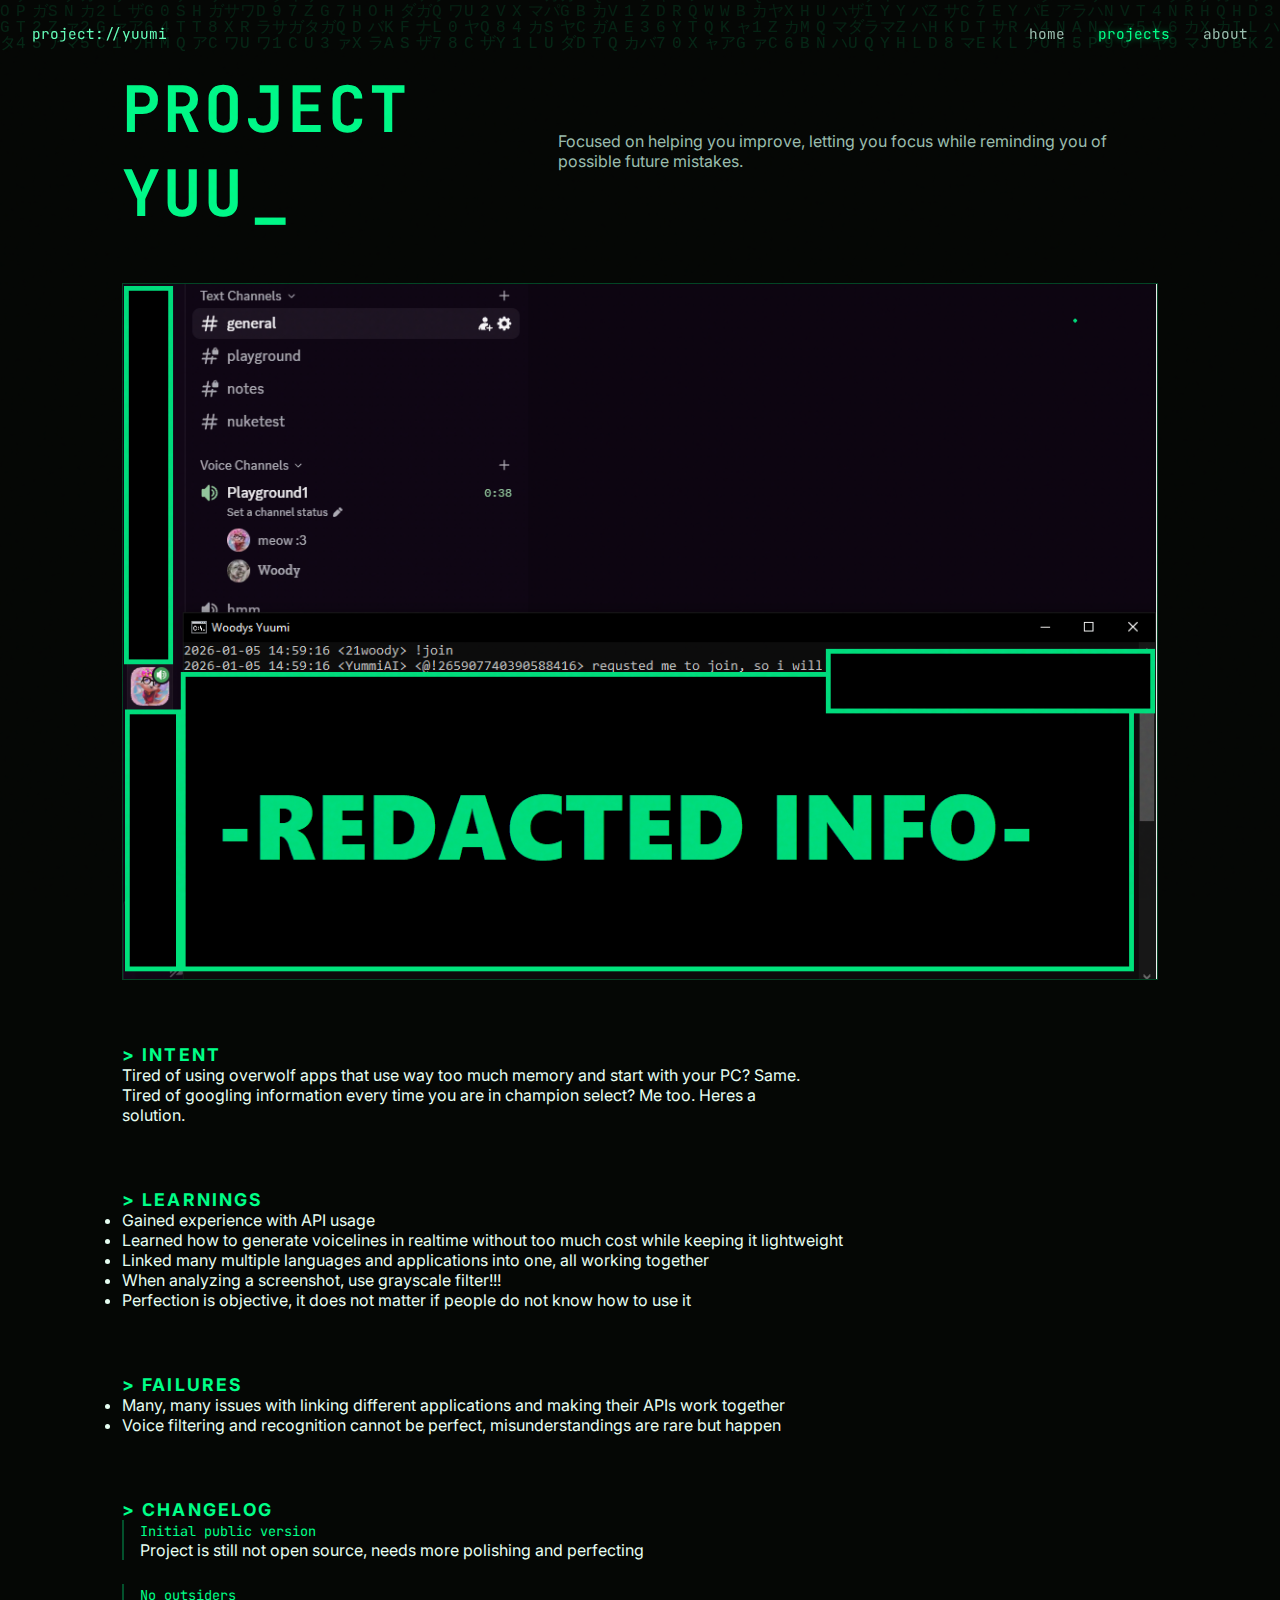
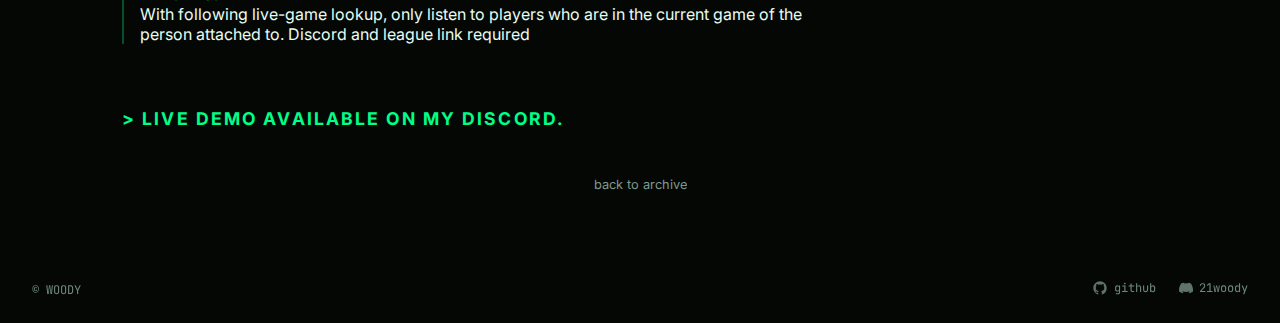
<file: projects/yuumi/yuumi.html>
<!DOCTYPE html>
<html lang="en">
<head>
  <meta charset="UTF-8" />
  <meta name="viewport" content="width=device-width, initial-scale=1.0" />
  <meta name="color-scheme" content="dark">

  <title>project://yuumi</title>

  <link href="https://fonts.googleapis.com/css2?family=JetBrains+Mono:wght@400;600&family=Inter:wght@300;400;500&display=swap" rel="stylesheet">
  <link rel="stylesheet" href="../../style.css" />
</head>

<body class="page-project">

  <canvas id="matrix"></canvas>
  <div class="noise"></div>

  <!-- NAV -->
  <nav class="nav">
    <div class="nav-left">project://yuumi</div>
    <div class="nav-right">
      <a href="../../index.html" class="glitch-hover">home</a>
      <a href="../../projects.html" class="glitch-hover active">projects</a>
      <a href="../../about.html" class="glitch-hover">about</a>
    </div>
  </nav>

  <!-- MAIN -->
  <main class="container project-detail">

    <header class="project-header">
      <h1 class="typing" data-text="PROJECT YUUMI BOT"></h1>
      <p class="project-tagline">
        Focused on helping you improve, letting you focus while reminding you of possible future mistakes.
      </p>
    </header>

    <!-- SCREENSHOT -->
    <section>
      <img src="1.png" alt="Project screenshot">
    </section>

    <!-- INTENT -->
    <section>
      <h2>&gt; intent</h2>
      <p>
        Tired of using overwolf apps that use way too much memory and start with your PC? Same.
        Tired of googling information every time you are in champion select? Me too. Heres a solution.
      </p>
    </section>

    <!-- LEARNINGS -->
    <section>
      <h2>&gt; learnings</h2>
      <ul>
        <li>Gained experience with API usage</li>
        <li>Learned how to generate voicelines in realtime without too much cost while keeping it lightweight</li>
        <li>Linked many multiple languages and applications into one, all working together</li>
        <li>When analyzing a screenshot, use grayscale filter!!!</li>
        <li>Perfection is objective, it does not matter if people do not know how to use it</li>
      </ul>
    </section>

    <!-- FAILURES -->
    <section>
      <h2>&gt; failures</h2>
      <ul>
        <li>Many, many issues with linking different applications and making their APIs work together</li>
        <li>Voice filtering and recognition cannot be perfect, misunderstandings are rare but happen</li>
      </ul>
    </section>



    <!-- CHANGELOG -->
    <section>
      <h2>&gt; changelog</h2>

      <div class="changelog">
        <div class="log-entry">
          <span class="log-title">Initial public version</span>
          <p>Project is still not open source, needs more polishing and perfecting</p>
        </div>

        <div class="log-entry">
          <span class="log-title">No outsiders</span>
          <p>With following live-game lookup, only listen to players who are in the current game of the person attached to. Discord and league link required</p>
        </div>
      </div>
    </section>

    <!-- LINKS -->
	<h2>> Live demo available on my discord.</h2>


    <!-- NAV -->
    <section class="project-nav">

      <a href="../../projects.html" class="ghost-link">back to archive</a>

    </section>

  </main>

  <!-- FOOTER -->
  <footer class="footer">
    <span>© WOODY</span>
	<div class="links">

	  <a href="https://github.com/Woody3534" class="icon-link">
		<svg viewBox="0 0 24 24" aria-hidden="true">
		  <path d="M12 .5C5.73.5.5 5.74.5 12.02c0 5.1 3.29 9.42 7.86 10.95.58.1.79-.25.79-.56v-2.02c-3.2.7-3.87-1.38-3.87-1.38-.52-1.33-1.28-1.69-1.28-1.69-1.05-.72.08-.7.08-.7 1.16.08 1.77 1.2 1.77 1.2 1.03 1.77 2.7 1.26 3.36.96.1-.75.4-1.26.72-1.55-2.55-.29-5.24-1.28-5.24-5.7 0-1.26.45-2.29 1.19-3.1-.12-.29-.52-1.46.11-3.05 0 0 .97-.31 3.18 1.18a11.1 11.1 0 012.9-.39c.98 0 1.97.13 2.9.39 2.21-1.49 3.18-1.18 3.18-1.18.63 1.59.23 2.76.11 3.05.74.81 1.19 1.84 1.19 3.1 0 4.43-2.7 5.41-5.27 5.69.41.35.78 1.05.78 2.12v3.14c0 .31.21.67.8.56A11.53 11.53 0 0023.5 12.02C23.5 5.74 18.27.5 12 .5z"/>
		</svg>
		github
	  </a>

	  <a class="icon-link">
		<svg viewBox="0 0 24 24" aria-hidden="true">
		  <path d="M20.32 4.37a19.8 19.8 0 00-4.89-1.52.07.07 0 00-.08.03c-.21.38-.44.88-.6 1.27a18.3 18.3 0 00-5.5 0c-.16-.39-.4-.89-.6-1.27a.08.08 0 00-.08-.03 19.8 19.8 0 00-4.9 1.52.07.07 0 00-.03.03C.53 9.05-.32 13.58.1 18.05a.08.08 0 00.03.06 19.9 19.9 0 005.99 3.03.08.08 0 00.09-.03c.46-.63.87-1.3 1.23-2a.08.08 0 00-.04-.1 12.9 12.9 0 01-1.87-.9.08.08 0 01-.01-.13c.13-.1.26-.2.38-.3a.08.08 0 01.08-.01c3.92 1.79 8.17 1.79 12.05 0a.08.08 0 01.08.01c.12.1.25.2.38.3a.08.08 0 01-.01.13c-.6.35-1.23.65-1.87.9a.08.08 0 00-.04.1c.37.7.78 1.37 1.23 2a.08.08 0 00.09.03 19.9 19.9 0 005.99-3.03.08.08 0 00.03-.06c.5-5.18-.84-9.67-3.55-13.68a.06.06 0 00-.03-.03z"/>
		</svg>
		21woody
	  </a>

	</div>
  </footer>

  <script src="../../matrix.js"></script>
  <script src="../../typing.js"></script>
  <script src="../../glitch.js"></script>
</body>
</html>
</file>
<file: style.css>
html, body {
  background-color: #050705;
  color: var(--text);
  margin: 0;
  padding: 0;
  min-height: 100%;
}


/* =========================
   ROOT & RESET
========================= */

:root {
  --bg: #000000;
  --green: #00ff88;
  --green-soft: #66ffbb;
  --text: #e6fef2;
  --text-dim: #9bbfb0;
}

/* =========================
   RED MODE (UNSTABLE PROFILE)
========================= */

body.red-mode {
  --green: #ff2e2e;
  --green-soft: #ff6b6b;
  --text: #ffd6d6;
  --text-dim: #ff9a9a;

  background-color: #080000;
}

body.red-mode #matrix {
  filter: hue-rotate(-90deg) saturate(1.6) brightness(1.1);
}

body.red-mode .nav-left,
body.red-mode h1,
body.red-mode h2,
body.red-mode .status,
body.red-mode .btn {
  text-shadow:
    0 0 6px rgba(255, 60, 60, 0.6),
    0 0 20px rgba(255, 0, 0, 0.3);
}

body.red-mode .project-card,
body.red-mode .about-terminal,
body.red-mode .modal-terminal {
  border-color: rgba(255, 60, 60, 0.5);
  box-shadow: 0 0 30px rgba(255, 0, 0, 0.15);
}


* {
  margin: 0;
  padding: 0;
  box-sizing: border-box;
}

html, body {
  height: 100%;
}

body {
  background: transparent;
  color: var(--text);
  font-family: 'Inter', sans-serif;
  overflow-x: hidden;
}

/* =========================
   MATRIX CANVAS
========================= */

#matrix {
  position: fixed;
  top: 0;
  left: 0;
  width: 100vw;
  height: 100vh;
  pointer-events: none;
  z-index: 1;
  transition: opacity 0.5s ease;
}

.page-home #matrix {
  opacity: 0.35;
}

.page-projects #matrix {
  opacity: 0.15;
}

/* =========================
   NOISE OVERLAY
========================= */

.noise {
  position: fixed;
  inset: 0;
  pointer-events: none;
  z-index: 2;
  background-image: url("data:image/svg+xml,%3Csvg viewBox='0 0 200 200' xmlns='http://www.w3.org/2000/svg'%3E%3Cfilter id='n'%3E%3CfeTurbulence type='fractalNoise' baseFrequency='0.8' numOctaves='4' stitchTiles='stitch'/%3E%3C/filter%3E%3Crect width='200' height='200' filter='url(%23n)' opacity='0.15'/%3E%3C/svg%3E");
  mix-blend-mode: overlay;
}

/* =========================
   NAVIGATION
========================= */

.nav {
  position: relative;
  z-index: 3;
  display: flex;
  justify-content: space-between;
  padding: 1.5rem 2rem;
  font-family: 'JetBrains Mono', monospace;
  font-size: 0.9rem;
}

.nav-left {
  color: var(--green-soft);
}

.nav a {
  margin-left: 1.5rem;
  text-decoration: none;
  color: var(--text-dim);
  transition: color 0.2s ease;
}

.nav a:hover {
  color: var(--green);
}

/* =========================
   HERO
========================= */

.hero {
  position: relative;
  z-index: 3;
  height: calc(100vh - 120px);
  display: flex;
  flex-direction: column;
  justify-content: center;
  padding: 0 2rem;
  max-width: 900px;
}

.hero h1 {
  font-family: 'JetBrains Mono', monospace;
  font-size: clamp(2.5rem, 6vw, 4rem);
  color: var(--green);
  letter-spacing: 0.05em;
  margin-bottom: 1rem;
}

/* =========================
   TYPING EFFECT
========================= */

.typing {
  font-family: 'JetBrains Mono', monospace;
  font-size: clamp(2.5rem, 6vw, 4rem);
  color: var(--green);
  letter-spacing: 0.05em;
  position: relative;
  width: fit-content;
}

.typing::after {
  content: "_";
  margin-left: 5px;
  animation: blink 1s steps(1) infinite;
}

@keyframes blink {
  50% {
    opacity: 0;
  }
}


/* Glitch effect */
.glitch {
  position: relative;
}

.glitch::before,
.glitch::after {
  content: attr(data-text);
  position: absolute;
  left: 0;
  top: 0;
  opacity: 0.8;
}

.glitch::before {
  color: #00ffaa;
  transform: translate(1px, -1px);
  clip-path: polygon(0 0, 100% 0, 100% 45%, 0 45%);
}

.glitch::after {
  color: #00cc66;
  transform: translate(-1px, 1px);
  clip-path: polygon(0 55%, 100% 55%, 100% 100%, 0 100%);
}

.subtitle {
  font-size: 1.1rem;
  color: var(--text-dim);
  max-width: 600px;
  line-height: 1.6;
  margin-bottom: 2rem;
}

.cta a {
  font-family: 'JetBrains Mono', monospace;
  text-decoration: none;
  color: var(--green);
  border: 1px solid var(--green);
  padding: 0.75rem 1.25rem;
  display: inline-block;
  transition: background 0.2s ease, color 0.2s ease;
}

.cta a:hover {
  background: var(--green);
  color: #000;
}

/* =========================
   HOVER GLITCH
========================= */

.glitch-hover {
  position: relative;
  display: inline-block;
}

.glitch-hover::before,
.glitch-hover::after {
  content: attr(data-text);
  position: absolute;
  left: 0;
  top: 0;
  opacity: 0;
  pointer-events: none;
}

.glitch-hover::before {
  color: #00ffaa;
  transform: translate(1px, -1px);
}

.glitch-hover::after {
  color: #00cc66;
  transform: translate(-1px, 1px);
}

.glitch-active::before,
.glitch-active::after {
  opacity: 1;
}


/* =========================
   FOOTER
========================= */

.footer {
  position: relative;
  z-index: 3;
  display: flex;
  justify-content: space-between;
  align-items: center;
  padding: 1.5rem 2rem;
  font-family: 'JetBrains Mono', monospace;
  font-size: 0.8rem;
  color: var(--text-dim);
}

.footer .links a {
  margin-left: 1rem;
  text-decoration: none;
  color: var(--text-dim);
}

.footer .links a:hover {
  color: var(--green);
}

/* =========================
   FOOTER ICON LINKS
========================= */

.icon-link {
  display: inline-flex;
  align-items: center;
  gap: 0.4rem;
  text-decoration: none;
  color: var(--text-dim);
}

.icon-link svg {
  width: 14px;
  height: 14px;
  fill: currentColor;
  opacity: 0.85;
}

.icon-link:hover {
  color: var(--green);
}

.icon-link:hover svg {
  opacity: 1;
}


/* =========================
   PROJECTS PAGE
========================= */

.projects {
  position: relative;
  z-index: 3;
  padding: 4rem 2rem;
  max-width: 1100px;
}

.projects-intro {
  margin-bottom: 4rem;
}

.projects-intro h1 {
  font-family: 'JetBrains Mono', monospace;
  color: var(--green);
  font-size: 2.5rem;
  margin-bottom: 1rem;
}

.projects-intro p {
  color: var(--text-dim);
  line-height: 1.6;
}

/* =========================
   PROJECT CARD
========================= */

.project-card {
  border: 1px solid rgba(0, 255, 136, 0.2);
  padding: 2rem;
  margin-bottom: 3rem;
  background: rgba(0, 0, 0, 0.6);
}

.project-header {
  display: flex;
  justify-content: space-between;
  align-items: center;
  margin-bottom: 1.5rem;
}

.project-header h2 {
  font-family: 'JetBrains Mono', monospace;
  color: var(--green-soft);
  font-size: 1.4rem;
}

.status {
  font-family: 'JetBrains Mono', monospace;
  font-size: 0.75rem;
  color: var(--green);
  border: 1px solid var(--green);
  padding: 0.3rem 0.6rem;
}

.project-body {
  display: grid;
  grid-template-columns: 1fr 1.2fr;
  gap: 2rem;
}

.project-image {
  position: relative;
  overflow: hidden;
  border: 1px solid rgba(0, 255, 136, 0.35);
  background: #000;
}

.project-info .description {
  color: var(--text);
  line-height: 1.6;
  margin-bottom: 1rem;
}

.tags span {
  display: inline-block;
  margin-right: 0.5rem;
  margin-bottom: 0.5rem;
  font-family: 'JetBrains Mono', monospace;
  font-size: 0.7rem;
  padding: 0.25rem 0.5rem;
  border: 1px solid rgba(0, 255, 136, 0.3);
  color: var(--text-dim);
}

.project-footer {
  margin-top: 1.5rem;
}

.project-footer a {
  font-family: 'JetBrains Mono', monospace;
  text-decoration: none;
  color: var(--green);
}

.project-image img {
  width: 100%;
  height: 100%;
  object-fit: cover;

  /* CRT feel */
  filter:
    brightness(0.95)
    contrast(1.15)
    saturate(0.9);

  transform: scale(1.01);
}

.project-image::after {
  content: "CAPTURED_FRAME";
  position: absolute;
  bottom: 6px;
  right: 8px;

  font-family: 'JetBrains Mono', monospace;
  font-size: 0.6rem;
  letter-spacing: 0.08em;

  color: rgba(0, 255, 136, 0.6);
}

.project-image:hover img {
  transform: scale(1.03);
  filter:
    brightness(1)
    contrast(1.2)
    saturate(1);
  transition: all 0.3s ease;
}

.project-image::before {
  content: "";
  position: absolute;
  inset: 0;
  pointer-events: none;

  background: linear-gradient(
    rgba(255,255,255,0.04) 1px,
    transparent 1px
  );
  background-size: 100% 3px;

  mix-blend-mode: overlay;
  opacity: 0.4;
}

/* =========================
   TERMINAL CHANGELOG
========================= */

.project-log {
  margin-top: 2rem;
  border: 1px solid rgba(0, 255, 136, 0.25);
  background: rgba(0, 0, 0, 0.8);
}

.log-header {
  font-family: 'JetBrains Mono', monospace;
  font-size: 0.7rem;
  padding: 0.5rem 0.75rem;
  color: var(--green-soft);
  border-bottom: 1px solid rgba(0, 255, 136, 0.2);
  letter-spacing: 0.08em;
}

.log p {
  margin: 0.3rem 0;
}

.log {
  font-family: 'JetBrains Mono', monospace;
  font-size: 0.75rem;
  line-height: 1.6;
  color: var(--text-dim);
  padding: 0.75rem;
  max-height: 180px;
  overflow-y: auto;
  white-space: pre-wrap;
}

.log {
  font-family: 'JetBrains Mono', monospace;
  font-size: 0.8rem;
  line-height: 1.6;
  background: rgba(0,0,0,0.6);
  border-left: 2px solid var(--green);
  padding: 1rem;
}

/* Subtle scanline illusion */
.log {
  background-image: linear-gradient(
    rgba(255,255,255,0.03) 1px,
    transparent 1px
  );
  background-size: 100% 3px;
}

.log span.add { color: #00ff88; }
.log span.change { color: #66ffbb; }
.log span.remove { color: #ff6666; }
.log span.warn { color: #ffaa00; }

/* =========================
   ABOUT PAGE
========================= */

.page-about #matrix {
  opacity: 0.2;
}

.about {
  position: relative;
  z-index: 3;
  max-width: 900px;
  padding: 4rem 2rem;
}

.about-terminal {
  margin-top: 2rem;
  font-family: 'JetBrains Mono', monospace;
  font-size: 0.85rem;
  line-height: 1.7;

  color: var(--text-dim);
  background: rgba(0, 0, 0, 0.75);
  border: 1px solid rgba(0, 255, 136, 0.25);
  padding: 1.5rem;

  white-space: pre-wrap;
}

h1 {
  font-size: clamp(2.2rem, 5vw, 3.2rem);
  letter-spacing: 0.15em;
  text-transform: uppercase;
}

h2 {
  font-size: 1.1rem;
  letter-spacing: 0.12em;
  text-transform: uppercase;
  color: var(--green);
}

p {
  max-width: 70ch;
}

.container {
  max-width: 1100px;
  margin: 0 auto;
  padding: 0 2rem;
}

.project {
  background: rgba(0, 0, 0, 0.7);
  border: 1px solid rgba(0, 255, 136, 0.2);
  box-shadow: 0 0 0 rgba(0,255,136,0);
  transition: transform 0.2s ease, box-shadow 0.2s ease;
}

.project:hover {
  transform: translateY(-2px);
  box-shadow: 0 0 25px rgba(0,255,136,0.08);
}

.project img {
  border-radius: 2px;
  filter: contrast(1.05) brightness(0.95);
  box-shadow: inset 0 0 20px rgba(0,0,0,0.6);
}

img {
  max-width: 100%;
  height: auto;
  display: block;
}

section {
  margin-bottom: 6rem;
}

.nav a.active {
  color: var(--green);
  text-shadow: 0 0 6px rgba(0,255,136,0.6);
}

.footer {
  opacity: 0.7;
  font-size: 0.75rem;
}

.footer:hover {
  opacity: 1;
}



/* =========================
   RESPONSIVE
========================= */

@media (max-width: 768px) {
  .container {
    padding: 0 1.2rem;
  }
  h1 {
    font-size: 1.8rem;
    letter-spacing: 0.1em;
  }

  h2 {
    font-size: 0.95rem;
  }

  p {
    font-size: 0.9rem;
  }
    .nav {
    flex-direction: column;
    gap: 1rem;
  }

  .nav-right {
    display: flex;
    gap: 1.2rem;
    flex-wrap: wrap;
    justify-content: center;
  }
    .projects {
    grid-template-columns: 1fr;
  }
    .nav a,
  .footer a {
    padding: 0.4rem 0.2rem;
  }
}

/* =========================
   PROJECT DETAIL PAGE
========================= */

.page-project #matrix {
  opacity: 0.12;
}

.project-detail section {
  margin-bottom: 4rem;
}

.project-header {
  margin-bottom: 3rem;
}

.project-tagline {
  color: var(--text-dim);
  max-width: 60ch;
}

.project-detail img {
  width: 100%;
  border: 1px solid rgba(0,255,136,0.25);
}

.changelog {
  display: flex;
  flex-direction: column;
  gap: 1.5rem;
}

.log-entry {
  padding-left: 1rem;
  border-left: 2px solid rgba(0,255,136,0.3);
}

.log-title {
  font-family: 'JetBrains Mono', monospace;
  color: var(--green);
  font-size: 0.85rem;
}

.project-links {
  display: flex;
  gap: 1rem;
  flex-wrap: wrap;
}

.btn {
  padding: 0.6rem 1.2rem;
  border: 1px solid var(--green);
  color: var(--green);
  text-decoration: none;
  font-family: 'JetBrains Mono', monospace;
}

.btn.ghost {
  border-color: rgba(0,255,136,0.3);
  color: var(--text-dim);
}

.project-nav {
  display: flex;
  justify-content: center;
  margin-top: 3rem;
}

.project-nav .ghost-link {
  opacity: 0.8;
}

.project-nav .ghost-link:hover {
  opacity: 1;
}


.ghost-link {
  color: var(--text-dim);
  text-decoration: none;
  font-size: 0.8rem;
}

.modal-overlay {
  position: fixed;
  inset: 0;
  background: rgba(0, 0, 0, 0.85);
  display: flex;
  align-items: center;
  justify-content: center;
  opacity: 0;
  pointer-events: none;
  transition: opacity 0.25s ease;
  z-index: 9999;
}

.modal-overlay.active {
  opacity: 1;
  pointer-events: all;
}

.modal-terminal {
  background: #050805;
  border: 1px solid #00ff9c;
  max-width: 720px;
  width: 90%;
  max-height: 80vh;
  padding: 1.5rem;
  font-family: "JetBrains Mono", monospace;
  color: #9cffc7;
  overflow-y: auto;
  box-shadow: 0 0 30px rgba(0, 255, 156, 0.15);
}

.modal-close {
  position: absolute;
  top: 12px;
  right: 16px;
  background: none;
  border: none;
  color: #00ff9c;
  font-size: 1.5rem;
  cursor: pointer;
}

/* =========================
   UNSTABLE WARNING
========================= */

.warning {
  position: fixed;
  inset: 0;
  background: rgba(0, 0, 0, 0.92);
  z-index: 10000;
  display: flex;
  align-items: center;
  justify-content: center;
}

.warning.hidden {
  display: none;
}

.warning-box {
  font-family: "JetBrains Mono", monospace;
  color: #ff3b3b;
  font-size: 0.9rem;
  max-width: 600px;
  padding: 2rem;
  border: 1px solid rgba(255, 60, 60, 0.5);
  background: rgba(10, 0, 0, 0.9);
  box-shadow:
    0 0 30px rgba(255, 0, 0, 0.3),
    inset 0 0 20px rgba(255, 0, 0, 0.2);
}

/* subtle screen shake */
body.red-mode {
  animation: instability 0.15s infinite alternate;
}

@keyframes instability {
  0%   { transform: translate(0, 0) rotate(0deg); }
  15%  { transform: translate(-3px, 2px) rotate(-0.3deg); }
  30%  { transform: translate(3px, -2px) rotate(0.4deg); }
  45%  { transform: translate(-4px, 3px) rotate(-0.5deg); }
  60%  { transform: translate(4px, -3px) rotate(0.5deg); }
  75%  { transform: translate(-2px, 2px) rotate(-0.2deg); }
  100% { transform: translate(0, 0) rotate(0deg); }
}


/* =========================
   ABOUT PAGE LAYOUT
========================= */

.about-layout {
  display: flex;
  justify-content: flex-start;
  padding: 4rem 3rem;
}

/* the console container */
.about-console {
  width: 720px;          /* SMALL, intentional */
  max-width: 100%;
  display: flex;
  flex-direction: column;
  gap: 1.25rem;
}

/* glass terminal feel */
.about-terminal {
  background: rgba(0, 0, 0, 0.65);
  border: 1px solid rgba(0, 255, 136, 0.35);
  padding: 1.25rem;
  font-size: 0.85rem;
  line-height: 1.55;
  box-shadow:
    0 0 20px rgba(0, 255, 136, 0.3),
    inset 0 0 12px rgba(0, 0, 0, 0.6);
}
</file>
